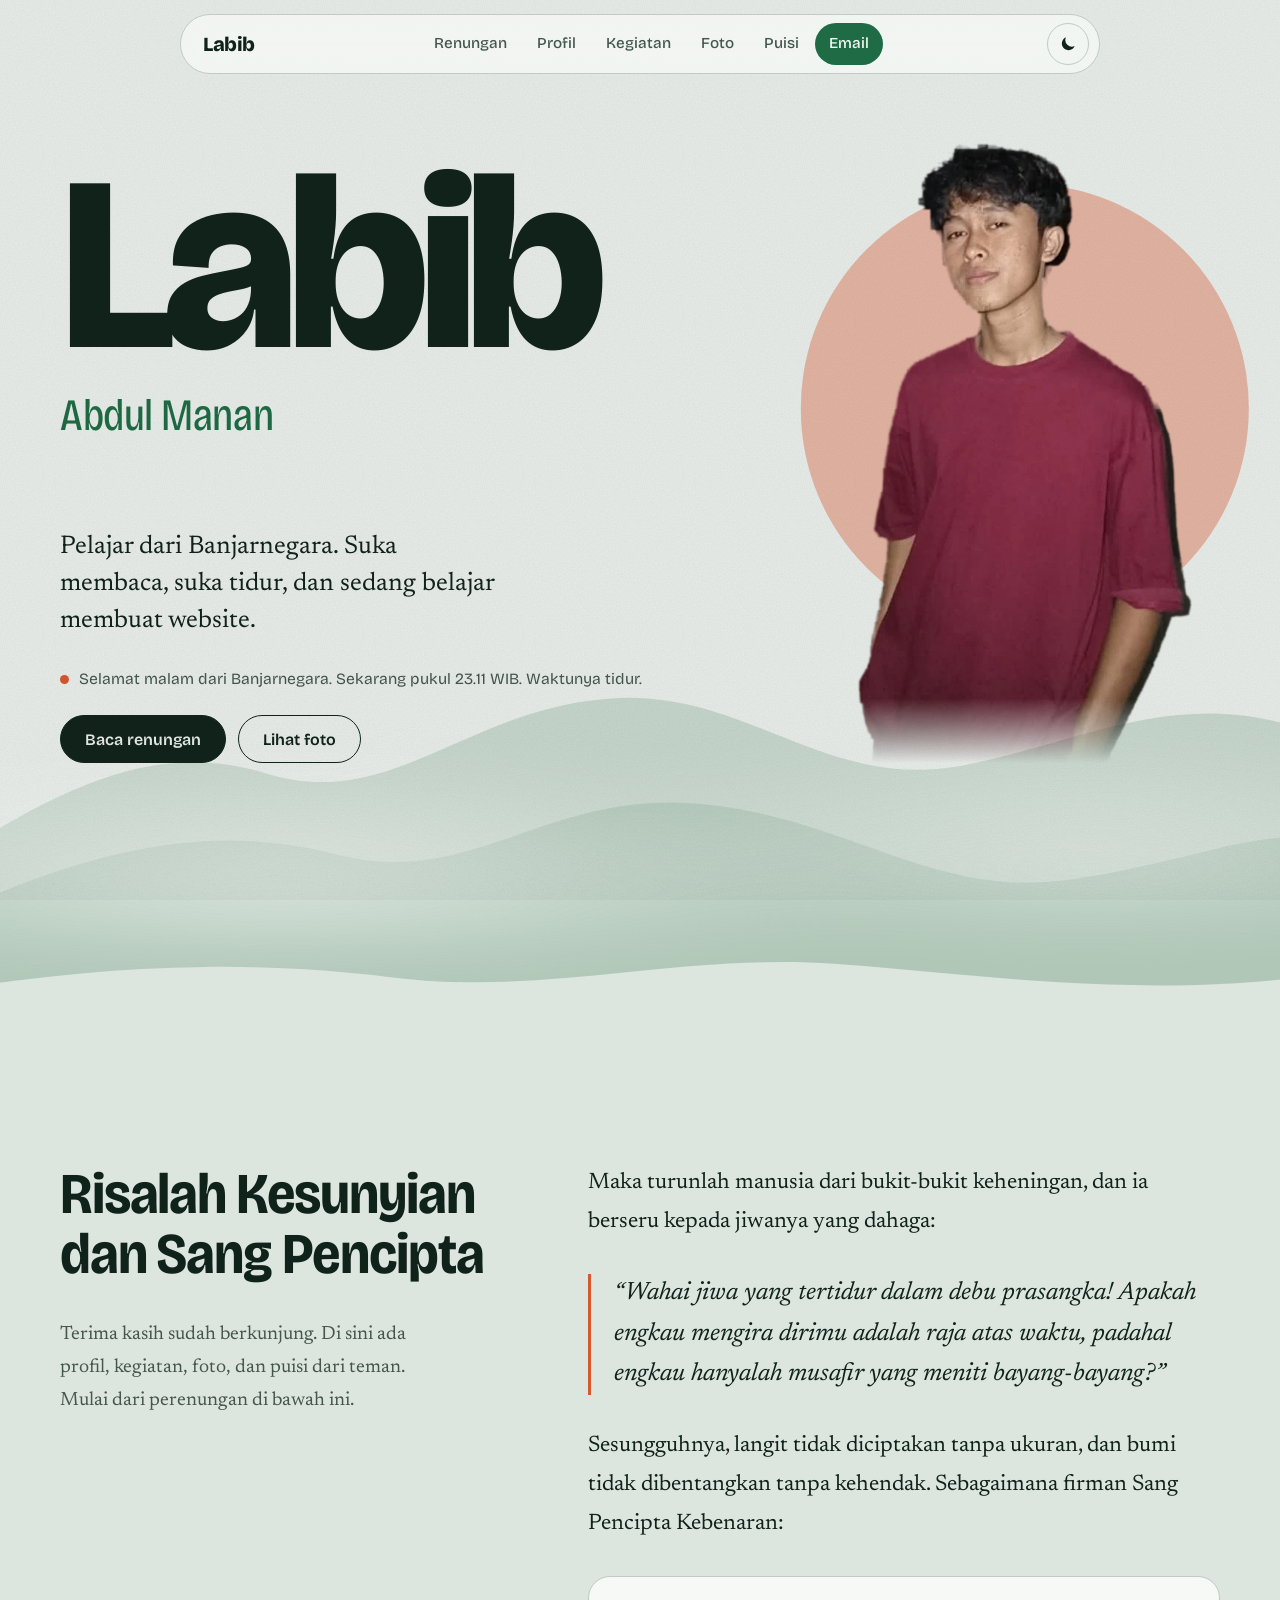
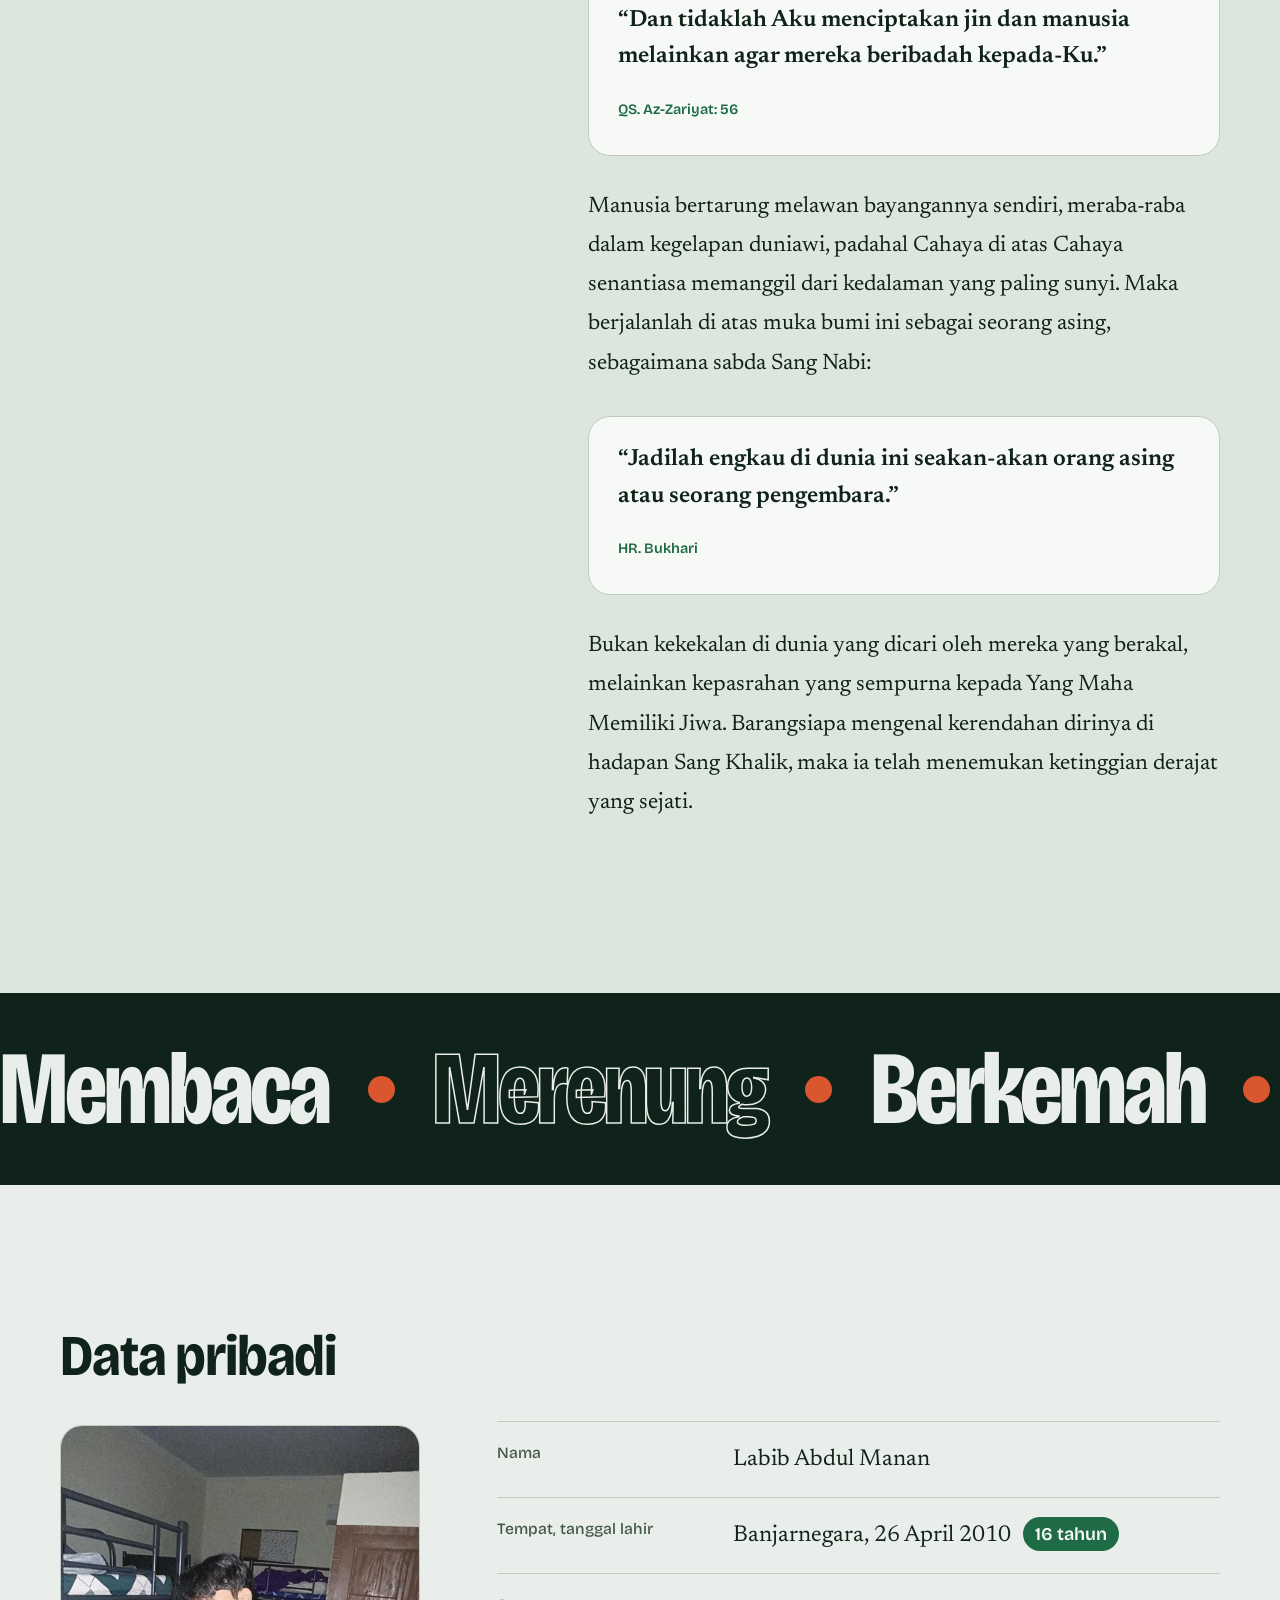
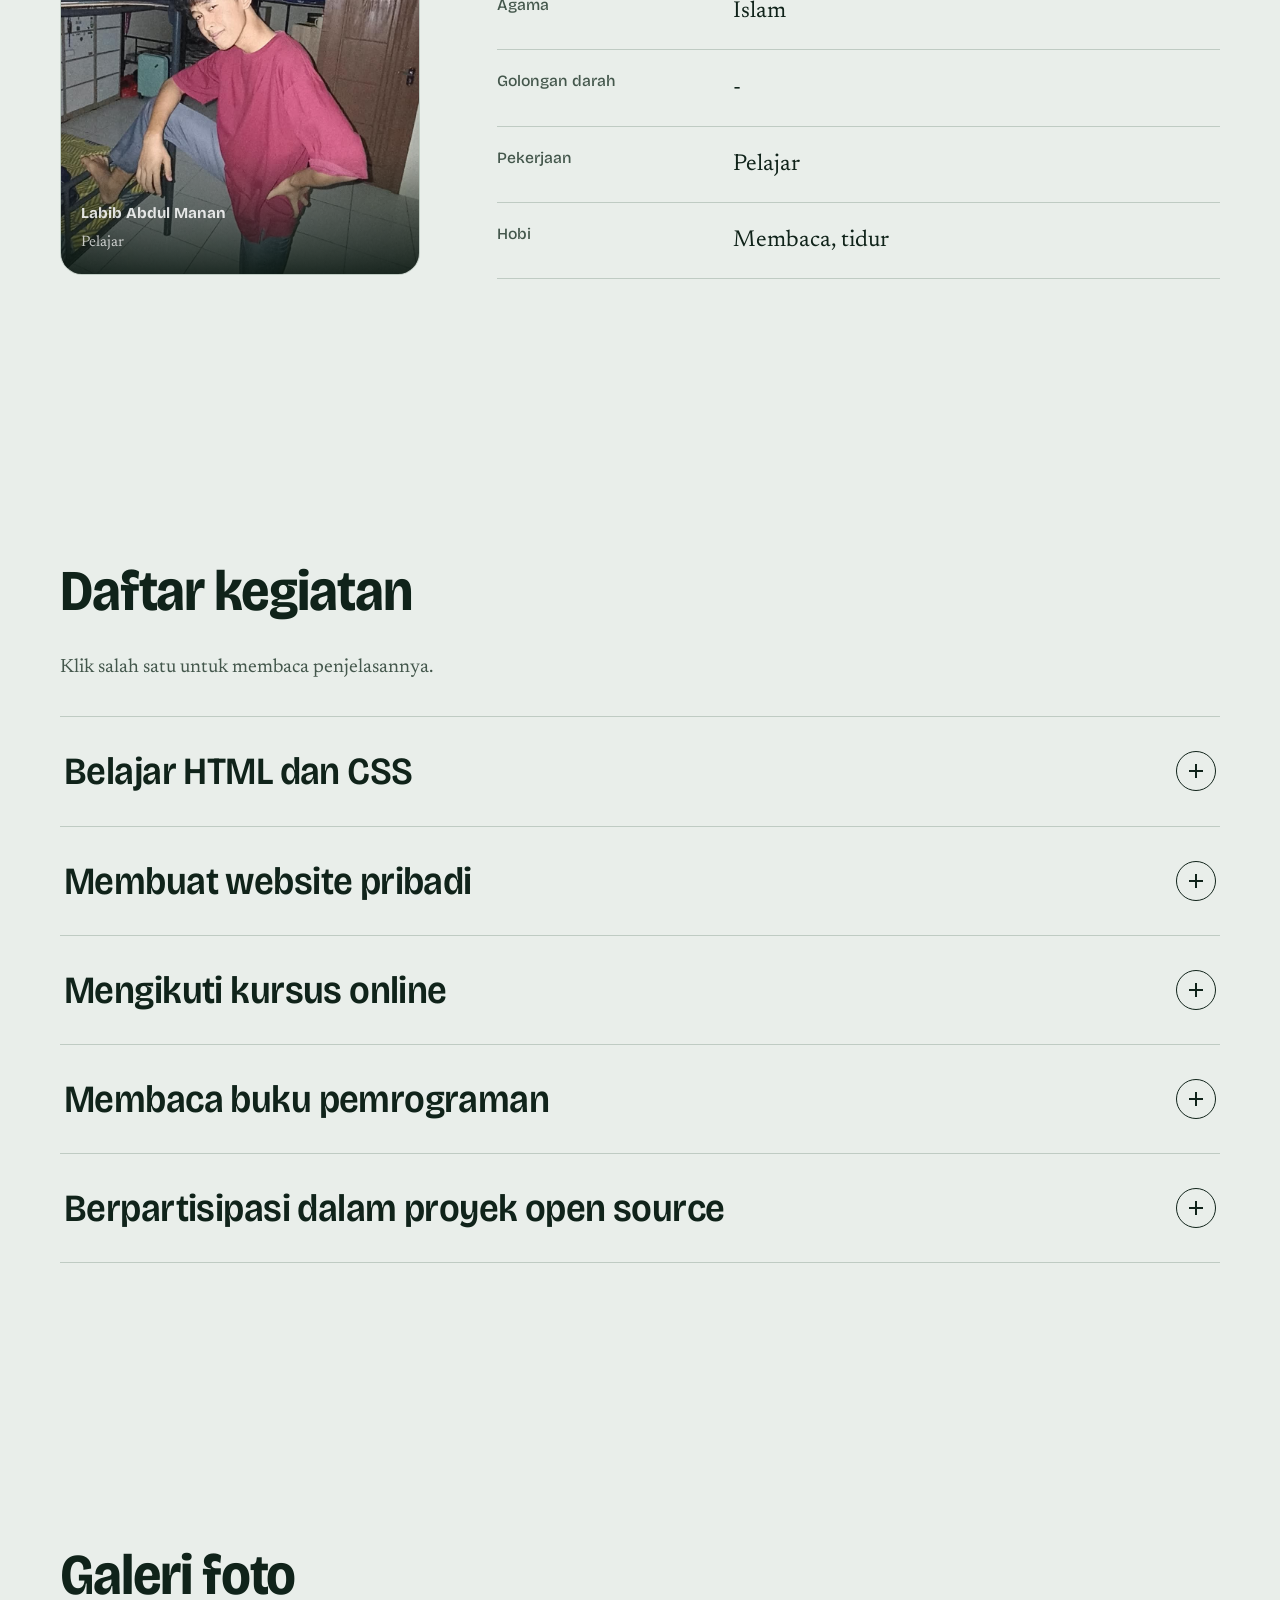
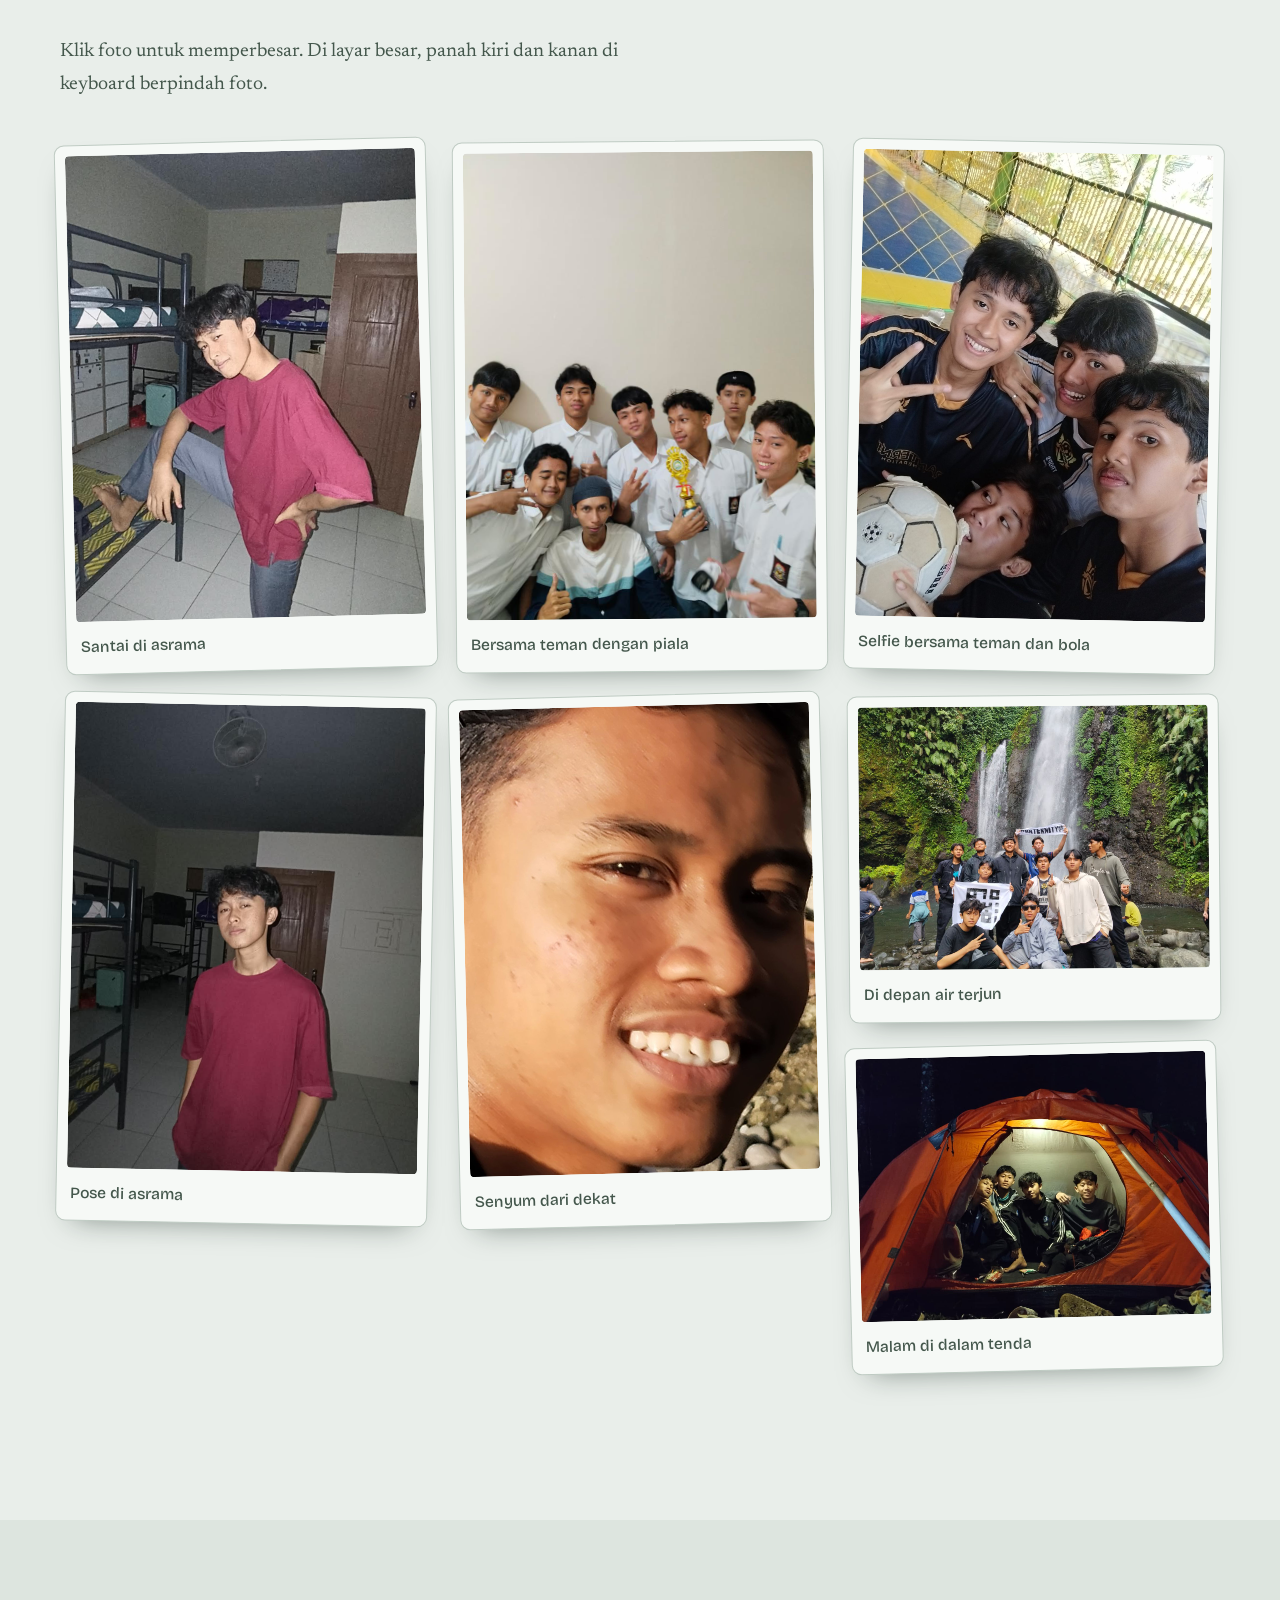
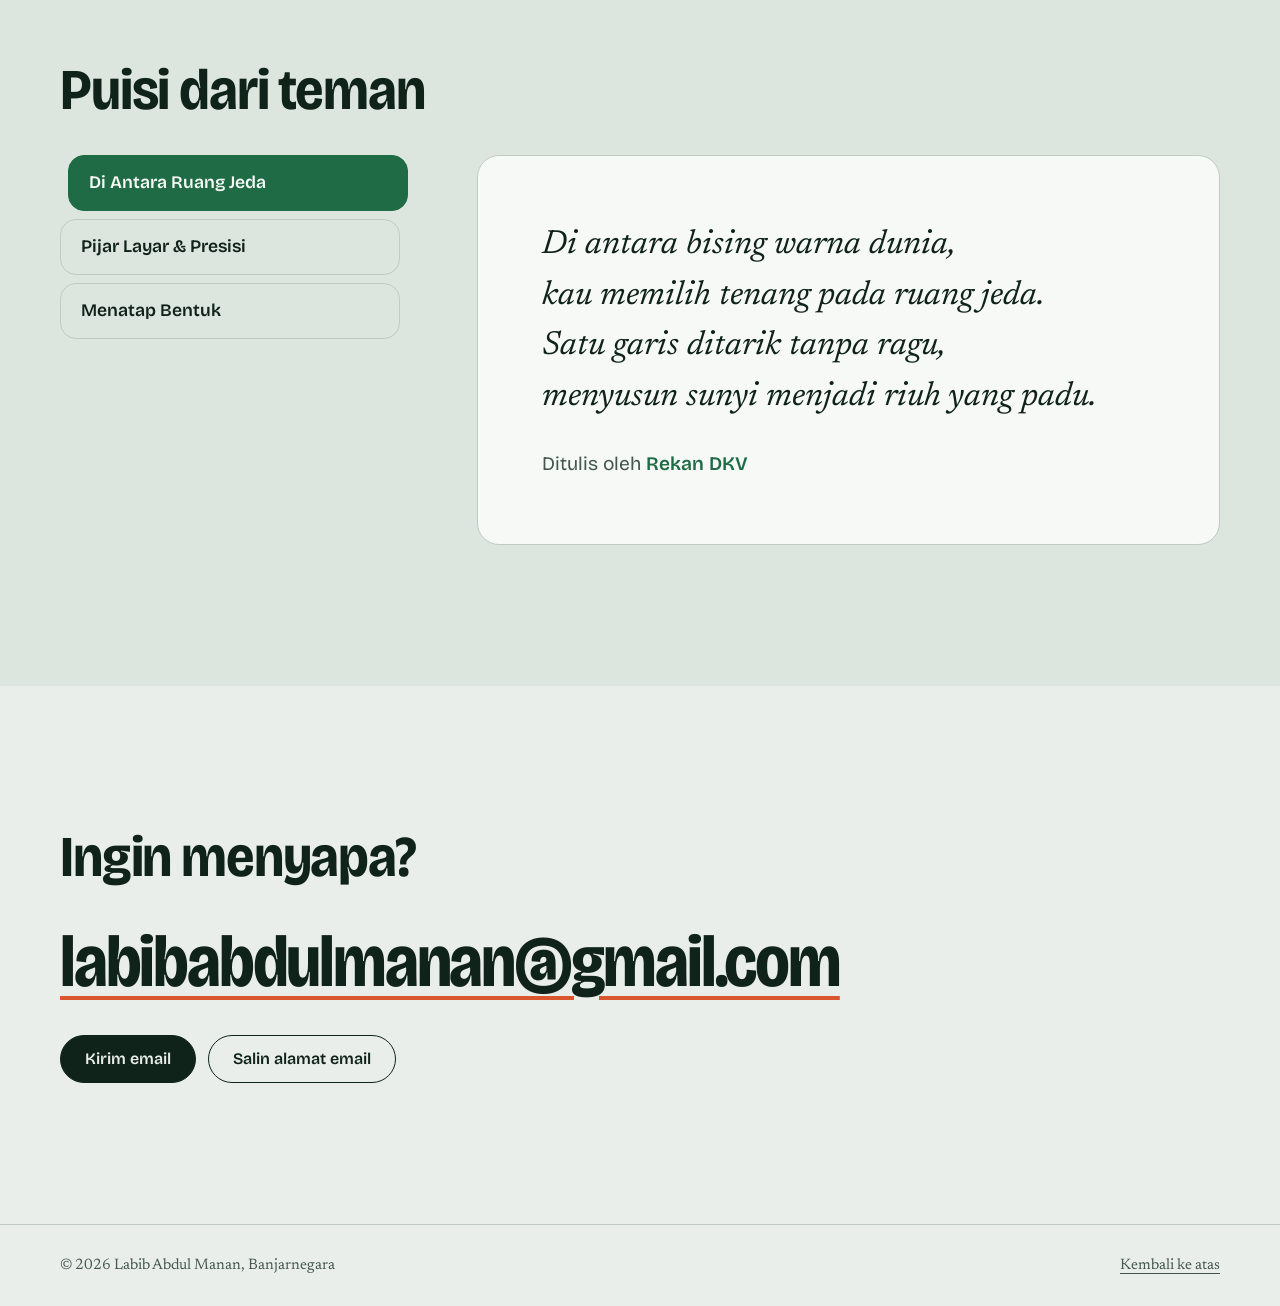
<file: index.html>
<!DOCTYPE html>
<html lang="id">
<head>
  <meta charset="UTF-8">
  <meta name="viewport" content="width=device-width, initial-scale=1.0">
  <title>Labib Abdul Manan</title>
  <meta name="description" content="Website pribadi Labib Abdul Manan, pelajar dari Banjarnegara: profil, kegiatan, foto, dan puisi dari teman.">
  <meta name="theme-color" content="#e9eeea">
  <script>
    try {
      var t = localStorage.getItem('theme');
      if (t === 'dark' || t === 'light') document.documentElement.dataset.theme = t;
    } catch (e) {}
  </script>
  <link rel="stylesheet" href="style.css">
</head>
<body>
  <svg width="0" height="0" style="position:absolute" aria-hidden="true" focusable="false"><symbol id="laurel-sym" viewBox="0 0 300 130"><g><ellipse cx="0" cy="0" rx="15.6" ry="5.7" transform="translate(254.1 59.0) rotate(-3.9)" fill="#e3bd45" stroke="#8a6a12" stroke-width="1"/><ellipse cx="0" cy="0" rx="17.1" ry="6.2" transform="translate(261.5 67.0) rotate(31.7)" fill="#e3bd45" stroke="#8a6a12" stroke-width="1"/><ellipse cx="0" cy="0" rx="18.6" ry="6.8" transform="translate(260.2 75.4) rotate(86.1)" fill="#e3bd45" stroke="#8a6a12" stroke-width="1"/><ellipse cx="0" cy="0" rx="19.8" ry="7.3" transform="translate(250.5 83.3) rotate(113.5)" fill="#e3bd45" stroke="#8a6a12" stroke-width="1"/><ellipse cx="0" cy="0" rx="21.0" ry="7.6" transform="translate(233.0 90.1) rotate(125.5)" fill="#e3bd45" stroke="#8a6a12" stroke-width="1"/><ellipse cx="0" cy="0" rx="21.8" ry="7.9" transform="translate(209.2 95.5) rotate(132.5)" fill="#e3bd45" stroke="#8a6a12" stroke-width="1"/><ellipse cx="0" cy="0" rx="22.2" ry="8.1" transform="translate(180.8 98.8) rotate(137.6)" fill="#e3bd45" stroke="#8a6a12" stroke-width="1"/><ellipse cx="0" cy="0" rx="22.4" ry="8.2" transform="translate(150.0 100.0) rotate(142.0)" fill="#e3bd45" stroke="#8a6a12" stroke-width="1"/><ellipse cx="0" cy="0" rx="22.2" ry="8.1" transform="translate(119.2 98.8) rotate(-213.6)" fill="#e3bd45" stroke="#8a6a12" stroke-width="1"/><ellipse cx="0" cy="0" rx="21.8" ry="7.9" transform="translate(90.8 95.5) rotate(-208.5)" fill="#e3bd45" stroke="#8a6a12" stroke-width="1"/><ellipse cx="0" cy="0" rx="21.0" ry="7.6" transform="translate(67.0 90.1) rotate(-201.5)" fill="#e3bd45" stroke="#8a6a12" stroke-width="1"/><ellipse cx="0" cy="0" rx="19.8" ry="7.3" transform="translate(49.5 83.3) rotate(-189.5)" fill="#e3bd45" stroke="#8a6a12" stroke-width="1"/><ellipse cx="0" cy="0" rx="18.6" ry="6.8" transform="translate(39.8 75.4) rotate(-162.1)" fill="#e3bd45" stroke="#8a6a12" stroke-width="1"/><ellipse cx="0" cy="0" rx="17.1" ry="6.2" transform="translate(38.5 67.0) rotate(-107.7)" fill="#e3bd45" stroke="#8a6a12" stroke-width="1"/><ellipse cx="0" cy="0" rx="15.6" ry="5.7" transform="translate(45.9 59.0) rotate(-72.1)" fill="#e3bd45" stroke="#8a6a12" stroke-width="1"/><ellipse cx="0" cy="0" rx="15.6" ry="5.7" transform="translate(254.1 59.0) rotate(72.1)" fill="#c99a1f" stroke="#8a6a12" stroke-width="1"/><ellipse cx="0" cy="0" rx="17.1" ry="6.2" transform="translate(261.5 67.0) rotate(107.7)" fill="#c99a1f" stroke="#8a6a12" stroke-width="1"/><ellipse cx="0" cy="0" rx="18.6" ry="6.8" transform="translate(260.2 75.4) rotate(162.1)" fill="#c99a1f" stroke="#8a6a12" stroke-width="1"/><ellipse cx="0" cy="0" rx="19.8" ry="7.3" transform="translate(250.5 83.3) rotate(189.5)" fill="#c99a1f" stroke="#8a6a12" stroke-width="1"/><ellipse cx="0" cy="0" rx="21.0" ry="7.6" transform="translate(233.0 90.1) rotate(201.5)" fill="#c99a1f" stroke="#8a6a12" stroke-width="1"/><ellipse cx="0" cy="0" rx="21.8" ry="7.9" transform="translate(209.2 95.5) rotate(208.5)" fill="#c99a1f" stroke="#8a6a12" stroke-width="1"/><ellipse cx="0" cy="0" rx="22.2" ry="8.1" transform="translate(180.8 98.8) rotate(213.6)" fill="#c99a1f" stroke="#8a6a12" stroke-width="1"/><ellipse cx="0" cy="0" rx="22.4" ry="8.2" transform="translate(150.0 100.0) rotate(218.0)" fill="#c99a1f" stroke="#8a6a12" stroke-width="1"/><ellipse cx="0" cy="0" rx="22.2" ry="8.1" transform="translate(119.2 98.8) rotate(-137.6)" fill="#c99a1f" stroke="#8a6a12" stroke-width="1"/><ellipse cx="0" cy="0" rx="21.8" ry="7.9" transform="translate(90.8 95.5) rotate(-132.5)" fill="#c99a1f" stroke="#8a6a12" stroke-width="1"/><ellipse cx="0" cy="0" rx="21.0" ry="7.6" transform="translate(67.0 90.1) rotate(-125.5)" fill="#c99a1f" stroke="#8a6a12" stroke-width="1"/><ellipse cx="0" cy="0" rx="19.8" ry="7.3" transform="translate(49.5 83.3) rotate(-113.5)" fill="#c99a1f" stroke="#8a6a12" stroke-width="1"/><ellipse cx="0" cy="0" rx="18.6" ry="6.8" transform="translate(39.8 75.4) rotate(-86.1)" fill="#c99a1f" stroke="#8a6a12" stroke-width="1"/><ellipse cx="0" cy="0" rx="17.1" ry="6.2" transform="translate(38.5 67.0) rotate(-31.7)" fill="#c99a1f" stroke="#8a6a12" stroke-width="1"/><ellipse cx="0" cy="0" rx="15.6" ry="5.7" transform="translate(45.9 59.0) rotate(3.9)" fill="#c99a1f" stroke="#8a6a12" stroke-width="1"/></g><path d="M38 74 C80 106 220 106 262 74" fill="none" stroke="#8a6a12" stroke-width="2.4" stroke-linecap="round"/></symbol></svg>
  <div class="glow" aria-hidden="true"></div>
  <div class="grain" aria-hidden="true"></div>
  <div class="progress" aria-hidden="true"><span id="progress"></span></div>
  <a class="skip" href="#renungan">Lewati ke konten</a>

  <header class="nav" id="nav">
    <a class="nav-brand" href="#top" aria-label="Labib, kembali ke atas">Labib</a>
    <nav class="nav-links" id="nav-links" aria-label="Menu utama">
      <a href="#renungan">Renungan</a>
      <a href="#profil">Profil</a>
      <a href="#kegiatan">Kegiatan</a>
      <a href="#foto">Foto</a>
      <a href="#puisi">Puisi</a>
      <a href="#kontak">Email</a>
    </nav>
    <div class="nav-tools">
      <button class="icon-btn" id="theme-btn" type="button" aria-label="Ganti ke tema gelap">
        <svg viewBox="0 0 24 24" width="20" height="20" aria-hidden="true"><path class="i-moon" d="M20 14.5A8 8 0 0 1 9.5 4a8 8 0 1 0 10.5 10.5z"/><g class="i-sun"><circle cx="12" cy="12" r="4"/><path d="M12 2v2M12 20v2M2 12h2M20 12h2M4.9 4.9l1.4 1.4M17.7 17.7l1.4 1.4M4.9 19.1l1.4-1.4M17.7 6.3l1.4-1.4"/></g></svg>
      </button>
      <button class="icon-btn menu-btn" id="menu-btn" type="button" aria-label="Buka menu" aria-expanded="false" aria-controls="nav-links">
        <svg viewBox="0 0 24 24" width="20" height="20" aria-hidden="true"><path d="M4 8h16M4 16h16"/></svg>
      </button>
    </div>
  </header>

  <main id="top">
    <!-- HERO -->
    <section class="hero">
      <div class="hero-grid">
        <h1 class="name" id="name" aria-label="Labib Abdul Manan">
          <span class="name-big" aria-hidden="true"><span>L</span><span>a</span><span>b</span><span>i</span><span>b</span></span>
          <span class="name-small">Abdul Manan</span>
        </h1>

        <figure class="arch" id="arch" tabindex="0" role="button" aria-pressed="false" aria-label="Foto Labib. Arahkan kursor atau tekan untuk berubah jadi Alexander the Great">
          <img src="img/foto-profil-cutout.webp" alt="Labib berdiri dengan kaos merah marun, latar foto dihapus" width="516" height="872" fetchpriority="high">
          <svg class="laurel" viewBox="0 0 300 130" aria-hidden="true"><g><ellipse cx="0" cy="0" rx="15.6" ry="5.7" transform="translate(254.1 59.0) rotate(-3.9)" class="lf0"/><ellipse cx="0" cy="0" rx="17.1" ry="6.2" transform="translate(261.5 67.0) rotate(31.7)" class="lf0"/><ellipse cx="0" cy="0" rx="18.6" ry="6.8" transform="translate(260.2 75.4) rotate(86.1)" class="lf0"/><ellipse cx="0" cy="0" rx="19.8" ry="7.3" transform="translate(250.5 83.3) rotate(113.5)" class="lf0"/><ellipse cx="0" cy="0" rx="21.0" ry="7.6" transform="translate(233.0 90.1) rotate(125.5)" class="lf0"/><ellipse cx="0" cy="0" rx="21.8" ry="7.9" transform="translate(209.2 95.5) rotate(132.5)" class="lf0"/><ellipse cx="0" cy="0" rx="22.2" ry="8.1" transform="translate(180.8 98.8) rotate(137.6)" class="lf0"/><ellipse cx="0" cy="0" rx="22.4" ry="8.2" transform="translate(150.0 100.0) rotate(142.0)" class="lf0"/><ellipse cx="0" cy="0" rx="22.2" ry="8.1" transform="translate(119.2 98.8) rotate(-213.6)" class="lf0"/><ellipse cx="0" cy="0" rx="21.8" ry="7.9" transform="translate(90.8 95.5) rotate(-208.5)" class="lf0"/><ellipse cx="0" cy="0" rx="21.0" ry="7.6" transform="translate(67.0 90.1) rotate(-201.5)" class="lf0"/><ellipse cx="0" cy="0" rx="19.8" ry="7.3" transform="translate(49.5 83.3) rotate(-189.5)" class="lf0"/><ellipse cx="0" cy="0" rx="18.6" ry="6.8" transform="translate(39.8 75.4) rotate(-162.1)" class="lf0"/><ellipse cx="0" cy="0" rx="17.1" ry="6.2" transform="translate(38.5 67.0) rotate(-107.7)" class="lf0"/><ellipse cx="0" cy="0" rx="15.6" ry="5.7" transform="translate(45.9 59.0) rotate(-72.1)" class="lf0"/><ellipse cx="0" cy="0" rx="15.6" ry="5.7" transform="translate(254.1 59.0) rotate(72.1)" class="lf1"/><ellipse cx="0" cy="0" rx="17.1" ry="6.2" transform="translate(261.5 67.0) rotate(107.7)" class="lf1"/><ellipse cx="0" cy="0" rx="18.6" ry="6.8" transform="translate(260.2 75.4) rotate(162.1)" class="lf1"/><ellipse cx="0" cy="0" rx="19.8" ry="7.3" transform="translate(250.5 83.3) rotate(189.5)" class="lf1"/><ellipse cx="0" cy="0" rx="21.0" ry="7.6" transform="translate(233.0 90.1) rotate(201.5)" class="lf1"/><ellipse cx="0" cy="0" rx="21.8" ry="7.9" transform="translate(209.2 95.5) rotate(208.5)" class="lf1"/><ellipse cx="0" cy="0" rx="22.2" ry="8.1" transform="translate(180.8 98.8) rotate(213.6)" class="lf1"/><ellipse cx="0" cy="0" rx="22.4" ry="8.2" transform="translate(150.0 100.0) rotate(218.0)" class="lf1"/><ellipse cx="0" cy="0" rx="22.2" ry="8.1" transform="translate(119.2 98.8) rotate(-137.6)" class="lf1"/><ellipse cx="0" cy="0" rx="21.8" ry="7.9" transform="translate(90.8 95.5) rotate(-132.5)" class="lf1"/><ellipse cx="0" cy="0" rx="21.0" ry="7.6" transform="translate(67.0 90.1) rotate(-125.5)" class="lf1"/><ellipse cx="0" cy="0" rx="19.8" ry="7.3" transform="translate(49.5 83.3) rotate(-113.5)" class="lf1"/><ellipse cx="0" cy="0" rx="18.6" ry="6.8" transform="translate(39.8 75.4) rotate(-86.1)" class="lf1"/><ellipse cx="0" cy="0" rx="17.1" ry="6.2" transform="translate(38.5 67.0) rotate(-31.7)" class="lf1"/><ellipse cx="0" cy="0" rx="15.6" ry="5.7" transform="translate(45.9 59.0) rotate(3.9)" class="lf1"/></g><path d="M38 74 C80 106 220 106 262 74" fill="none" stroke="#8a6a12" stroke-width="2.4" stroke-linecap="round"/></svg>
          <figcaption class="alex-cap"><strong>Alexander the Great</strong><span>Raja Makedonia, 356 sampai 323 SM</span></figcaption>
        </figure>

        <div class="hero-copy">
          <p class="hero-lede">Pelajar dari Banjarnegara. Suka membaca, suka tidur, dan sedang belajar membuat website.</p>
          <p class="hello"><span class="hello-dot" aria-hidden="true"></span><span id="hello">Halo dari Banjarnegara.</span></p>
          <div class="hero-actions">
            <a class="btn btn-solid" href="#renungan">Baca renungan</a>
            <a class="btn btn-line" href="#foto">Lihat foto</a>
          </div>
        </div>
      </div>
      <div class="ridges" id="ridges" aria-hidden="true">
        <svg class="ridge r1" viewBox="0 0 1440 400" preserveAspectRatio="none"><path d="M0,250 C110,190 210,140 330,172 C460,208 540,112 690,104 C830,96 910,186 1050,166 C1180,146 1290,84 1440,142 L1440,400 L0,400Z"/></svg>
        <svg class="ridge r2" viewBox="0 0 1440 400" preserveAspectRatio="none"><path d="M0,300 C140,246 262,214 404,246 C546,278 622,186 784,200 C944,214 1024,288 1174,268 C1294,252 1384,216 1440,236 L1440,400 L0,400Z"/></svg>
        <div class="mist"></div>
        <svg class="ridge r3" viewBox="0 0 1440 400" preserveAspectRatio="none"><path d="M0,350 C160,316 300,304 462,332 C622,360 762,296 922,312 C1082,328 1242,366 1440,326 L1440,400 L0,400Z"/></svg>
      </div>
    </section>

    <!-- RENUNGAN -->
    <section class="section essay" id="renungan">
      <div class="wrap essay-grid">
        <div class="essay-head">
          <h2 class="h2">Risalah Kesunyian dan Sang Pencipta</h2>
          <p class="essay-intro">Terima kasih sudah berkunjung. Di sini ada profil, kegiatan, foto, dan puisi dari teman. Mulai dari perenungan di bawah ini.</p>
        </div>

        <article class="prose">
          <p>Maka turunlah manusia dari bukit-bukit keheningan, dan ia berseru kepada jiwanya yang dahaga:</p>
          <blockquote class="zara">
            “Wahai jiwa yang tertidur dalam debu prasangka! Apakah engkau mengira dirimu adalah raja atas waktu, padahal engkau hanyalah musafir yang meniti bayang-bayang?”
          </blockquote>
          <p>Sesungguhnya, langit tidak diciptakan tanpa ukuran, dan bumi tidak dibentangkan tanpa kehendak. Sebagaimana firman Sang Pencipta Kebenaran:</p>
          <blockquote class="dalil">
            <p>“Dan tidaklah Aku menciptakan jin dan manusia melainkan agar mereka beribadah kepada-Ku.”</p>
            <cite>QS. Az-Zariyat: 56</cite>
          </blockquote>
          <p>Manusia bertarung melawan bayangannya sendiri, meraba-raba dalam kegelapan duniawi, padahal Cahaya di atas Cahaya senantiasa memanggil dari kedalaman yang paling sunyi. Maka berjalanlah di atas muka bumi ini sebagai seorang asing, sebagaimana sabda Sang Nabi:</p>
          <blockquote class="dalil">
            <p>“Jadilah engkau di dunia ini seakan-akan orang asing atau seorang pengembara.”</p>
            <cite>HR. Bukhari</cite>
          </blockquote>
          <p>Bukan kekekalan di dunia yang dicari oleh mereka yang berakal, melainkan kepasrahan yang sempurna kepada Yang Maha Memiliki Jiwa. Barangsiapa mengenal kerendahan dirinya di hadapan Sang Khalik, maka ia telah menemukan ketinggian derajat yang sejati.</p>
        </article>
      </div>
    </section>

    <div class="marquee" aria-hidden="true">
      <div class="marquee-track" id="marquee">
        <span>Membaca</span><i></i><span class="o">Merenung</span><i></i><span>Berkemah</span><i></i><span class="o">Bermain bola</span><i></i><span>Belajar kode</span><i></i><span class="o">Menjelajah alam</span><i></i>
        <span>Membaca</span><i></i><span class="o">Merenung</span><i></i><span>Berkemah</span><i></i><span class="o">Bermain bola</span><i></i><span>Belajar kode</span><i></i><span class="o">Menjelajah alam</span><i></i>
      </div>
    </div>

    <!-- PROFIL -->
    <section class="section profile" id="profil">
      <div class="wrap">
        <h2 class="h2">Data pribadi</h2>
        <div class="profile-layout">
          <div class="id-card" id="id-card">
            <img src="img/foto-1.jpg" alt="Potret Labib" width="962" height="1280" loading="lazy">
            <div class="id-card-meta">
              <strong><span class="c1">Labib Abdul Manan</span><span class="c2">Alexander the Great</span></strong>
              <span><span class="c1">Pelajar</span><span class="c2">Raja Makedonia</span></span>
            </div>
          </div>
          <dl class="facts">
            <div><dt>Nama</dt><dd>Labib Abdul Manan</dd></div>
            <div><dt>Tempat, tanggal lahir</dt><dd>Banjarnegara, 26 April 2010 <span class="age" id="age"></span></dd></div>
            <div><dt>Agama</dt><dd>Islam</dd></div>
            <div><dt>Golongan darah</dt><dd>-</dd></div>
            <div><dt>Pekerjaan</dt><dd>Pelajar</dd></div>
            <div><dt>Hobi</dt><dd>Membaca, tidur</dd></div>
          </dl>
        </div>
      </div>
    </section>

    <!-- KEGIATAN -->
    <section class="section" id="kegiatan">
      <div class="wrap">
        <h2 class="h2">Daftar kegiatan</h2>
        <p class="section-note">Klik salah satu untuk membaca penjelasannya.</p>
        <ul class="acc" id="acc">
          <li class="acc-item">
            <button class="acc-btn" type="button" aria-expanded="false" aria-controls="a1" id="b1"><span>Belajar HTML dan CSS</span><i aria-hidden="true"></i></button>
            <div class="acc-panel" id="a1" role="region" aria-labelledby="b1"><div><p>Mempelajari struktur pemformatan elemen web dasar menggunakan HTML5 serta teknik <em>styling</em> dan tata letak responsif dengan CSS3.</p></div></div>
          </li>
          <li class="acc-item">
            <button class="acc-btn" type="button" aria-expanded="false" aria-controls="a2" id="b2"><span>Membuat website pribadi</span><i aria-hidden="true"></i></button>
            <div class="acc-panel" id="a2" role="region" aria-labelledby="b2"><div><p>Merancang dan membangun situs portofolio pribadi berbasis tampilan minimalis untuk menampilkan data diri, karya, serta tulisan.</p></div></div>
          </li>
          <li class="acc-item">
            <button class="acc-btn" type="button" aria-expanded="false" aria-controls="a3" id="b3"><span>Mengikuti kursus online</span><i aria-hidden="true"></i></button>
            <div class="acc-panel" id="a3" role="region" aria-labelledby="b3"><div><p>Menambah wawasan dan mengasah <em>skill</em> rekayasa perangkat lunak melalui berbagai materi interaktif di platform pembelajaran online.</p></div></div>
          </li>
          <li class="acc-item">
            <button class="acc-btn" type="button" aria-expanded="false" aria-controls="a4" id="b4"><span>Membaca buku pemrograman</span><i aria-hidden="true"></i></button>
            <div class="acc-panel" id="a4" role="region" aria-labelledby="b4"><div><p>Mendalami konsep logika, algoritma, serta <em>best practice</em> dalam penulisan kode melalui buku-buku literatur teknologi mutakhir.</p></div></div>
          </li>
          <li class="acc-item">
            <button class="acc-btn" type="button" aria-expanded="false" aria-controls="a5" id="b5"><span>Berpartisipasi dalam proyek open source</span><i aria-hidden="true"></i></button>
            <div class="acc-panel" id="a5" role="region" aria-labelledby="b5"><div><p>Berkontribusi secara aktif dalam pengembangan proyek terbuka di GitHub untuk melatih kolaborasi tim dan pemahaman alur kerja nyata.</p></div></div>
          </li>
        </ul>
      </div>
    </section>

    <!-- FOTO -->
    <section class="section" id="foto">
      <div class="wrap">
        <h2 class="h2">Galeri foto</h2>
        <p class="section-note">Klik foto untuk memperbesar. Di layar besar, panah kiri dan kanan di keyboard berpindah foto.</p>
        <div class="gallery" id="gallery">
          <button class="shot" type="button" data-full="img/foto-1.jpg" data-cap="Santai di asrama"><span class="shot-img"><img src="img/foto-1.jpg" alt="Labib berdiri di asrama dengan kaos merah marun" width="962" height="1280" loading="lazy"><svg class="shot-laurel" style="--lx:44%;--ly:25.5%;--lw:30%" viewBox="0 0 300 130" aria-hidden="true"><use href="#laurel-sym"/></svg></span><span class="shot-cap"><span class="c1">Santai di asrama</span><span class="c2">Alexander the Great</span></span></button>
          <button class="shot" type="button" data-full="img/foto-profil.jpg" data-cap="Pose di asrama"><span class="shot-img"><img src="img/foto-profil.jpg" alt="Labib berpose di depan tempat tidur susun" width="962" height="1280" loading="lazy"><svg class="shot-laurel" style="--lx:50%;--ly:30.5%;--lw:29%" viewBox="0 0 300 130" aria-hidden="true"><use href="#laurel-sym"/></svg></span><span class="shot-cap"><span class="c1">Pose di asrama</span><span class="c2">Alexander the Great</span></span></button>
          <button class="shot" type="button" data-full="img/foto-3.jpg" data-cap="Bersama teman dengan piala"><span class="shot-img"><img src="img/foto-3.jpg" alt="Sekelompok teman berseragam putih memegang piala" width="720" height="960" loading="lazy"></span><span class="shot-cap"><span class="c1">Bersama teman dengan piala</span><span class="c2">Pasukan Makedonia</span></span></button>
          <button class="shot" type="button" data-full="img/foto-2.jpg" data-cap="Senyum dari dekat"><span class="shot-img"><img src="img/foto-2.jpg" alt="Foto dekat Labib tersenyum" width="1200" height="1600" loading="lazy"></span><span class="shot-cap"><span class="c1">Senyum dari dekat</span><span class="c2">Diogenes</span></span></button>
          <button class="shot" type="button" data-full="img/foto-6.jpg" data-cap="Selfie bersama teman dan bola"><span class="shot-img"><img src="img/foto-6.jpg" alt="Selfie empat teman memakai jersey, satu menggigit bola" width="1200" height="1600" loading="lazy"></span><span class="shot-cap"><span class="c1">Selfie bersama teman dan bola</span><span class="c2">Pasukan Makedonia</span></span></button>
          <button class="shot" type="button" data-full="img/foto-4.jpg" data-cap="Di depan air terjun"><span class="shot-img"><img src="img/foto-4.jpg" alt="Rombongan teman berfoto di depan air terjun di tengah hutan" width="1280" height="960" loading="lazy"></span><span class="shot-cap"><span class="c1">Di depan air terjun</span><span class="c2">Pasukan Makedonia</span></span></button>
          <button class="shot" type="button" data-full="img/foto-5.jpg" data-cap="Malam di dalam tenda"><span class="shot-img"><img src="img/foto-5.jpg" alt="Empat teman duduk di dalam tenda oranye yang menyala di malam hari" width="1280" height="960" loading="lazy"></span><span class="shot-cap"><span class="c1">Malam di dalam tenda</span><span class="c2">Pasukan Makedonia</span></span></button>
        </div>
      </div>
    </section>

    <!-- PUISI -->
    <section class="section poems" id="puisi">
      <div class="wrap">
        <h2 class="h2">Puisi dari teman</h2>
        <div class="poem-layout">
          <div class="poem-tabs" role="tablist" aria-label="Pilih puisi" aria-orientation="vertical">
            <button role="tab" id="t1" aria-selected="true" aria-controls="p1" type="button">Di Antara Ruang Jeda</button>
            <button role="tab" id="t2" aria-selected="false" aria-controls="p2" type="button" tabindex="-1">Pijar Layar &amp; Presisi</button>
            <button role="tab" id="t3" aria-selected="false" aria-controls="p3" type="button" tabindex="-1">Menatap Bentuk</button>
          </div>
          <div class="poem-stage">
            <div class="poem" role="tabpanel" id="p1" aria-labelledby="t1">
              <p class="poem-text"><span class="ln" style="--i:0">Di antara bising warna dunia,</span><span class="ln" style="--i:1">kau memilih tenang pada ruang jeda.</span><span class="ln" style="--i:2">Satu garis ditarik tanpa ragu,</span><span class="ln" style="--i:3">menyusun sunyi menjadi riuh yang padu.</span></p>
              <p class="poem-by">Rekan DKV</p>
            </div>
            <div class="poem" role="tabpanel" id="p2" aria-labelledby="t2" hidden>
              <p class="poem-text"><span class="ln" style="--i:0">Layar pijar dan cangkir dingin,</span><span class="ln" style="--i:1">mengejar presisi di batas piksel dan ingin.</span><span class="ln" style="--i:2">Setiap bentuk kau beri nyawa tanpa menyerah.</span></p>
              <p class="poem-by">Teman RPL</p>
            </div>
            <div class="poem" role="tabpanel" id="p3" aria-labelledby="t3" hidden>
              <p class="poem-text"><span class="ln" style="--i:0">Kesederhanaan bukan tentang kekurangan,</span><span class="ln" style="--i:1">tapi tentang menyisa apa yang punya arti.</span><span class="ln" style="--i:2">Seperti karya yang kau racik dengan hati.</span></p>
              <p class="poem-by">Sahabat Kopi</p>
            </div>
          </div>
        </div>
      </div>
    </section>

    <!-- KONTAK -->
    <section class="section contact" id="kontak">
      <div class="wrap">
        <h2 class="h2">Ingin menyapa?</h2>
        <a class="mail" href="mailto:labibabdulmanan@gmail.com" id="mail">labibabdulmanan@gmail.com</a>
        <div class="contact-actions">
          <a class="btn btn-solid" href="mailto:labibabdulmanan@gmail.com">Kirim email</a>
          <button class="btn btn-line" type="button" id="copy">Salin alamat email</button>
          <span class="toast" id="toast" role="status" aria-live="polite"></span>
        </div>
      </div>
    </section>
  </main>

  <footer class="foot">
    <div class="wrap foot-row">
      <span>&copy; <span id="year">2026</span> Labib Abdul Manan, Banjarnegara</span>
      <a href="#top">Kembali ke atas</a>
    </div>
  </footer>

  <dialog class="lightbox" id="lightbox" aria-label="Foto diperbesar">
    <figure>
      <img id="lb-img" alt="">
      <figcaption id="lb-cap"></figcaption>
    </figure>
    <button class="lb-btn lb-close" type="button" id="lb-close" aria-label="Tutup"><svg viewBox="0 0 24 24" width="22" height="22" aria-hidden="true"><path d="M6 6l12 12M18 6L6 18"/></svg></button>
    <button class="lb-btn lb-prev" type="button" id="lb-prev" aria-label="Foto sebelumnya"><svg viewBox="0 0 24 24" width="22" height="22" aria-hidden="true"><path d="M15 5l-7 7 7 7"/></svg></button>
    <button class="lb-btn lb-next" type="button" id="lb-next" aria-label="Foto berikutnya"><svg viewBox="0 0 24 24" width="22" height="22" aria-hidden="true"><path d="M9 5l7 7-7 7"/></svg></button>
  </dialog>

  <script src="script.js"></script>
</body>
</html>
</file>
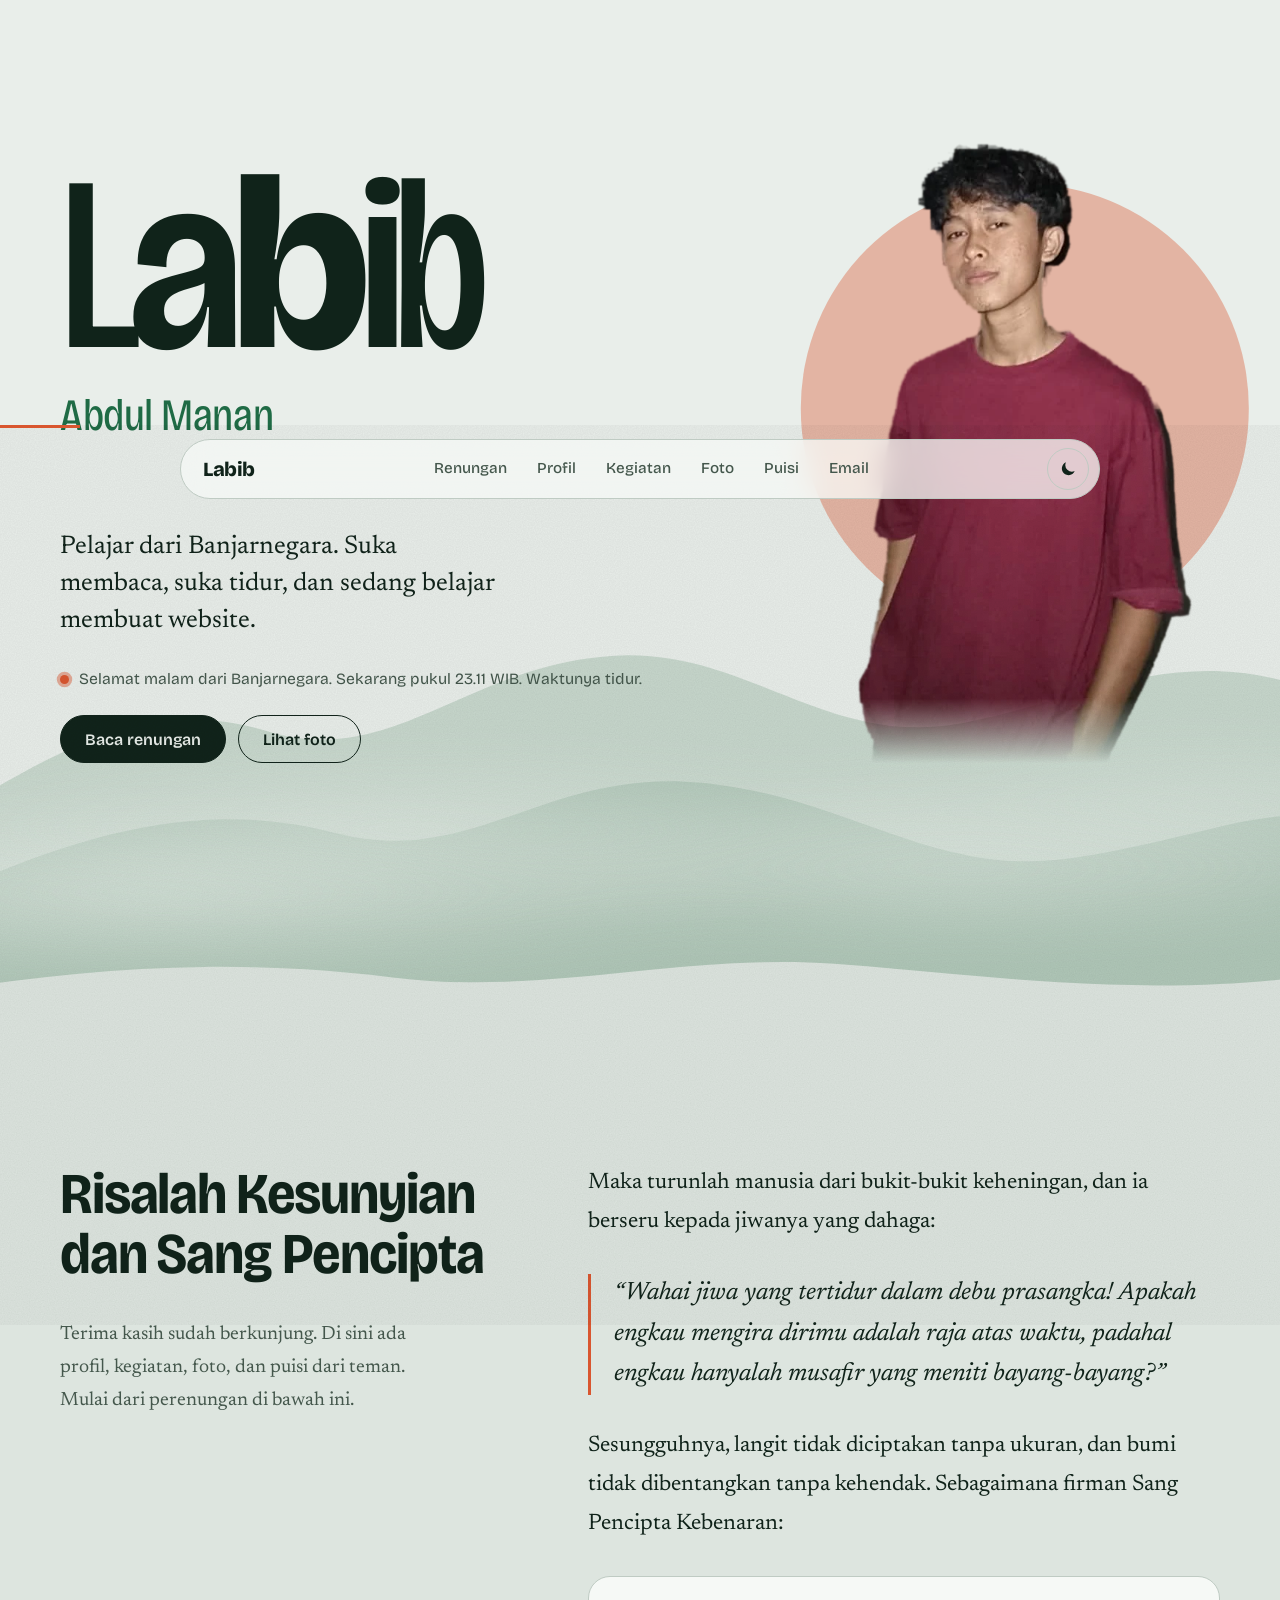
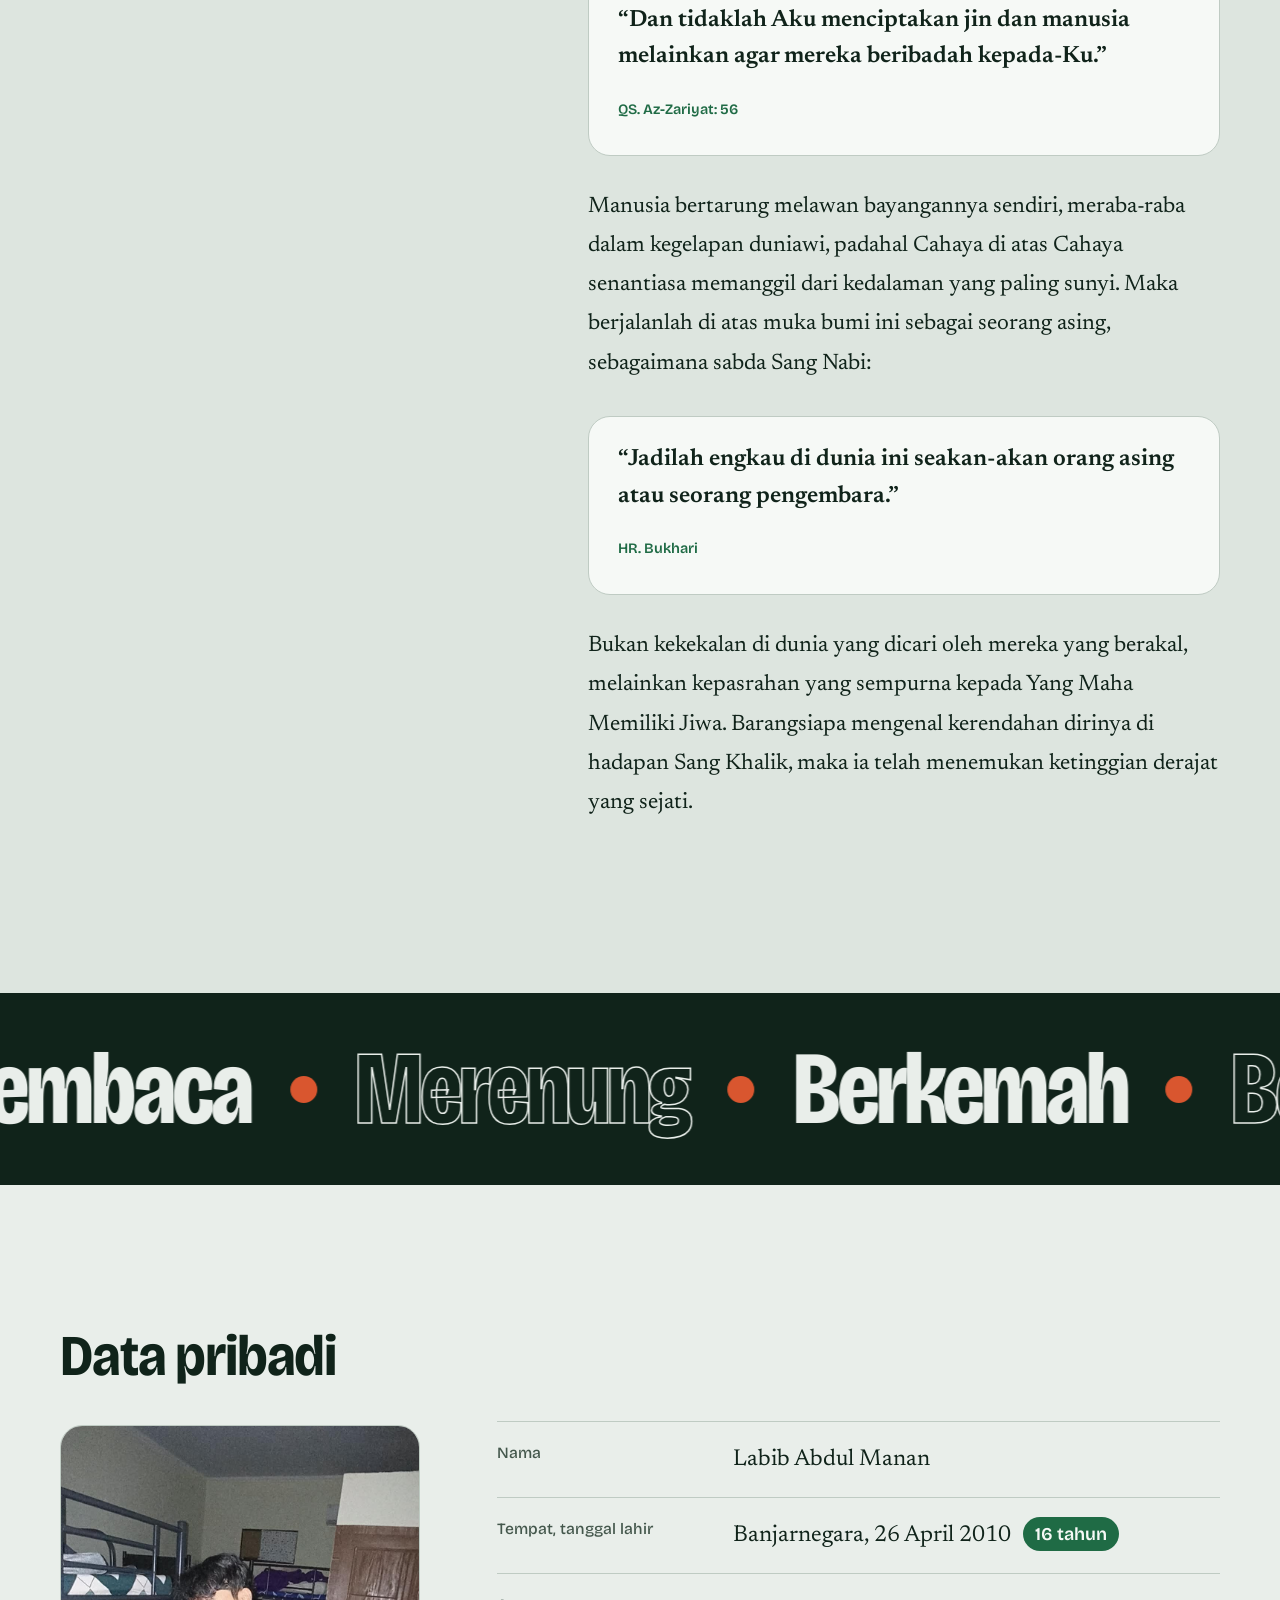
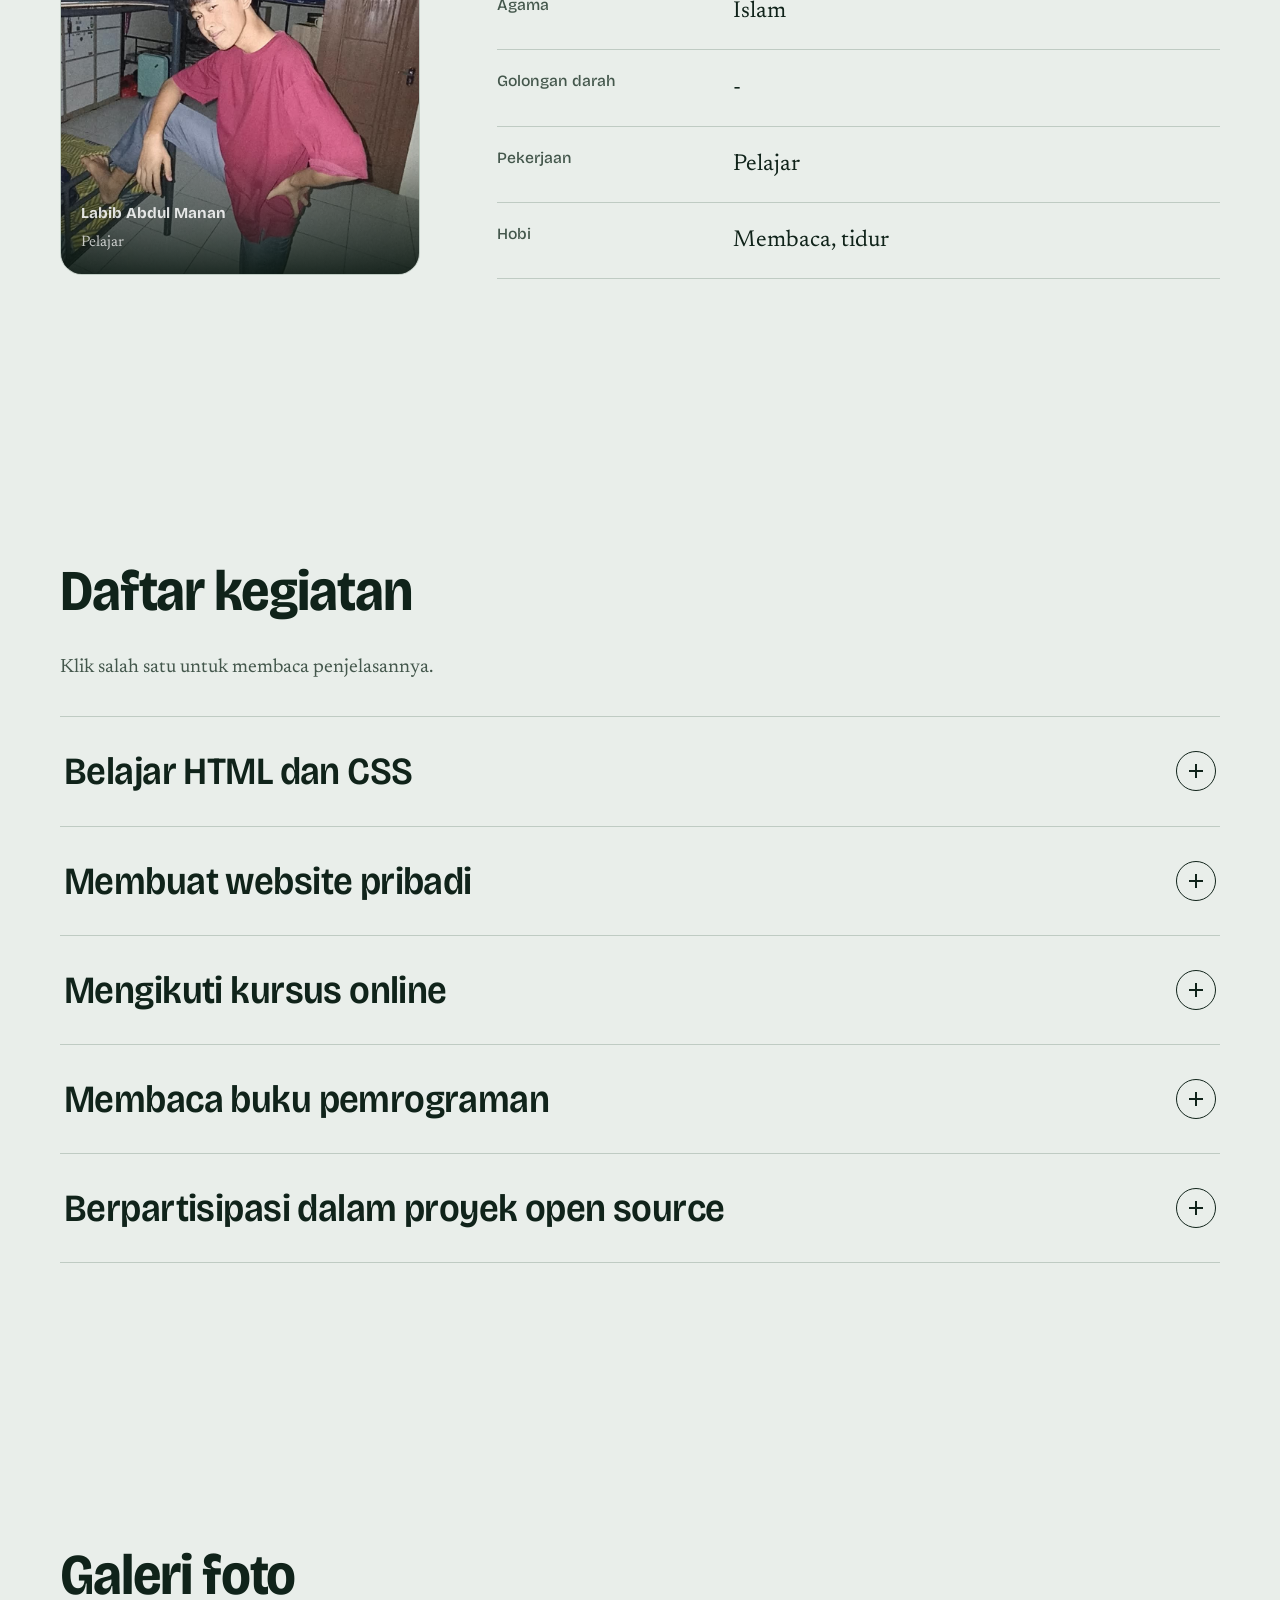
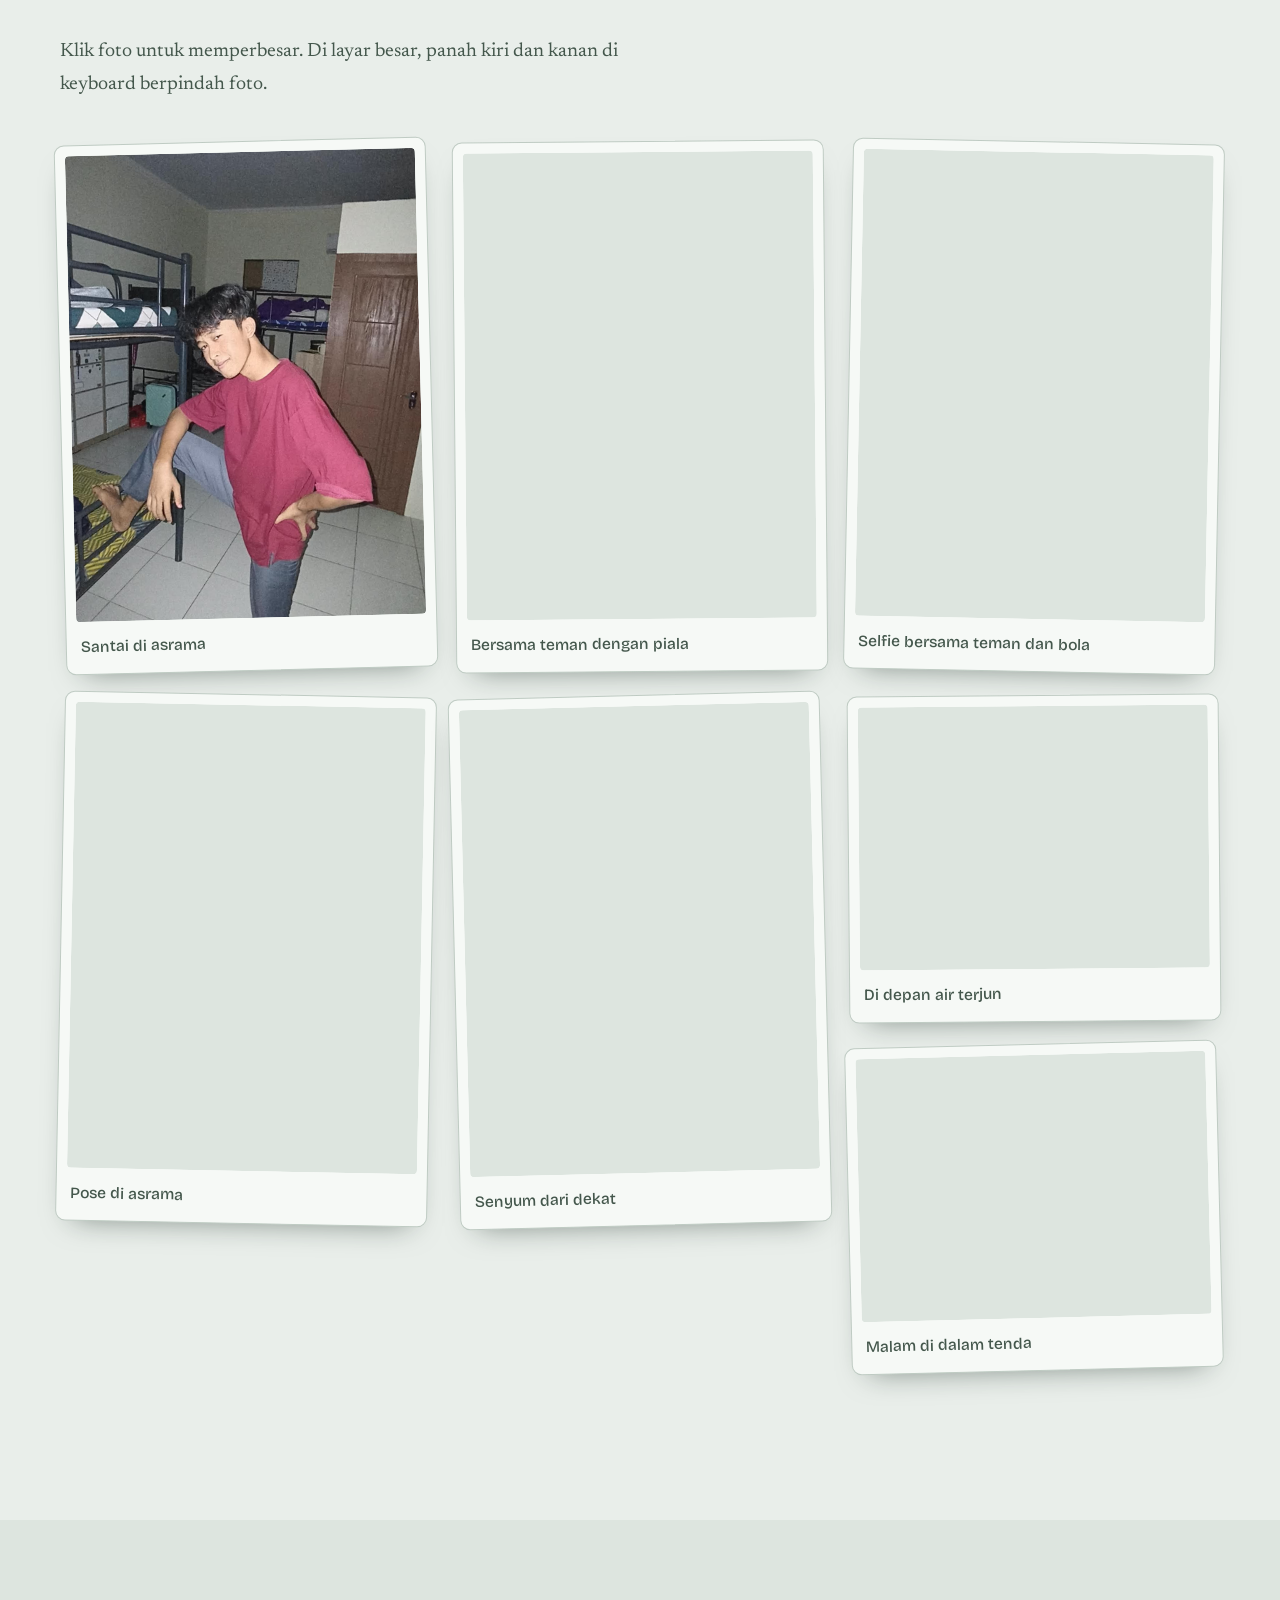
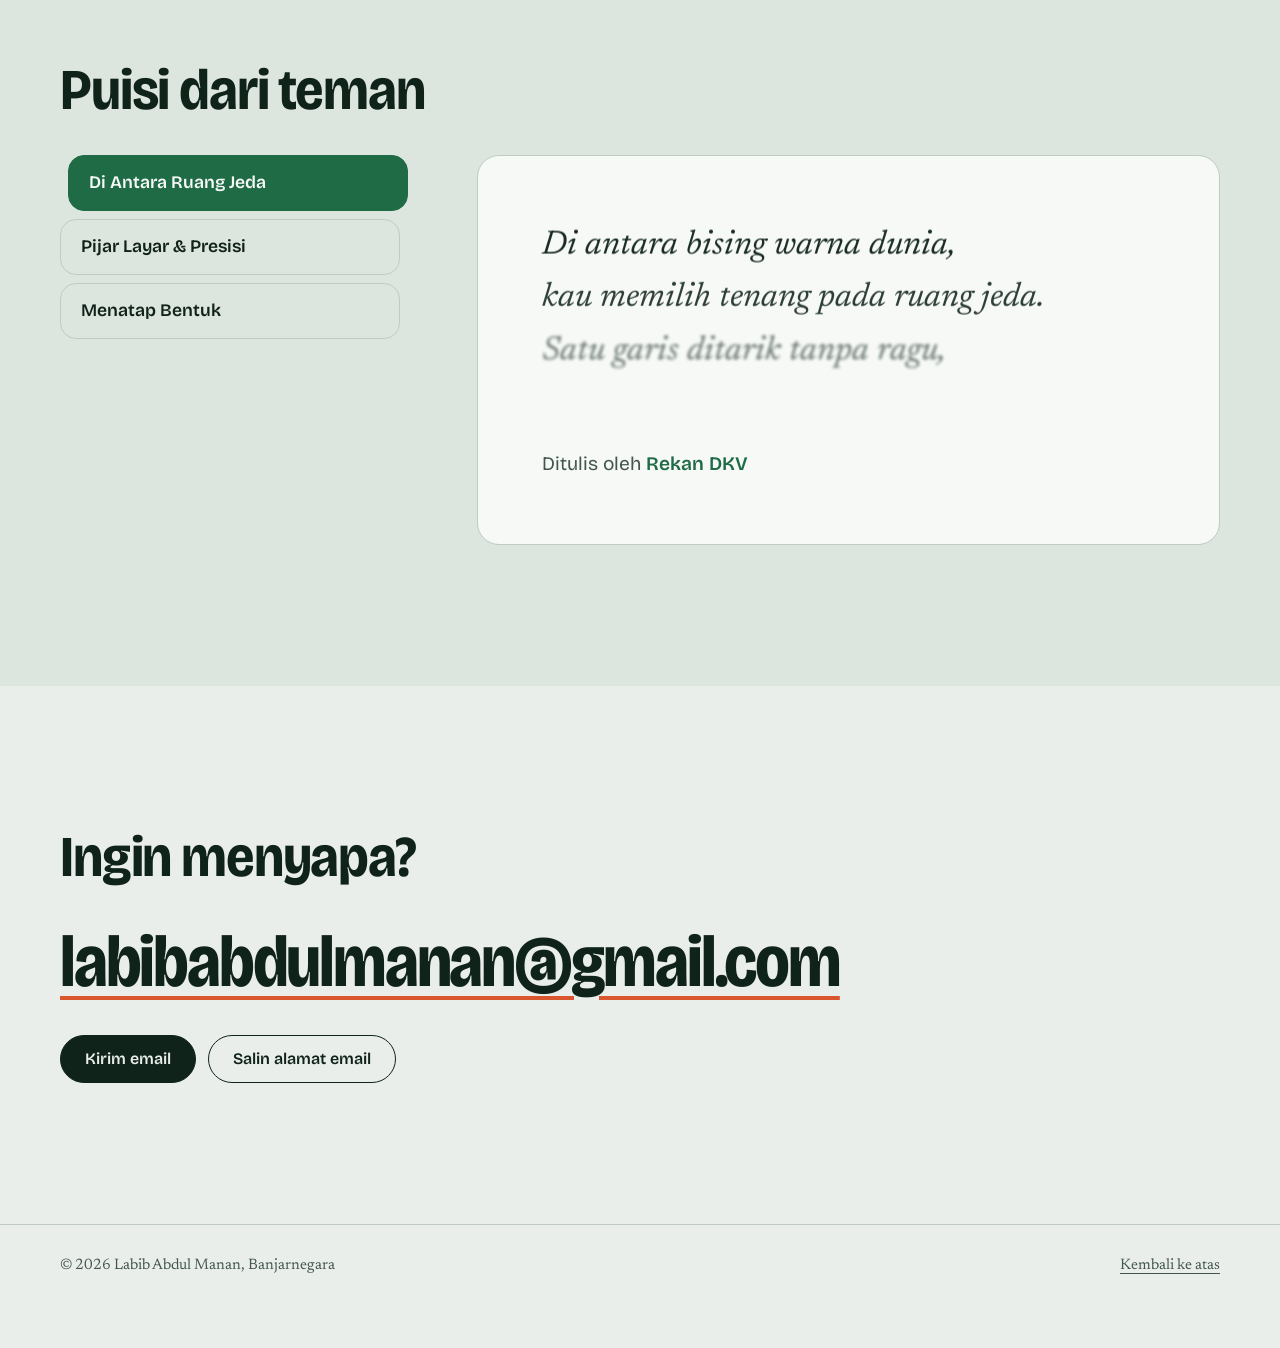
<file: foto.html>
<!DOCTYPE html>
<html lang="id"><head><meta charset="UTF-8"><meta http-equiv="refresh" content="0; url=index.html#foto"><title>Labib Abdul Manan</title></head><body><a href="index.html#foto">Lanjut ke halaman baru</a></body></html>
</file>
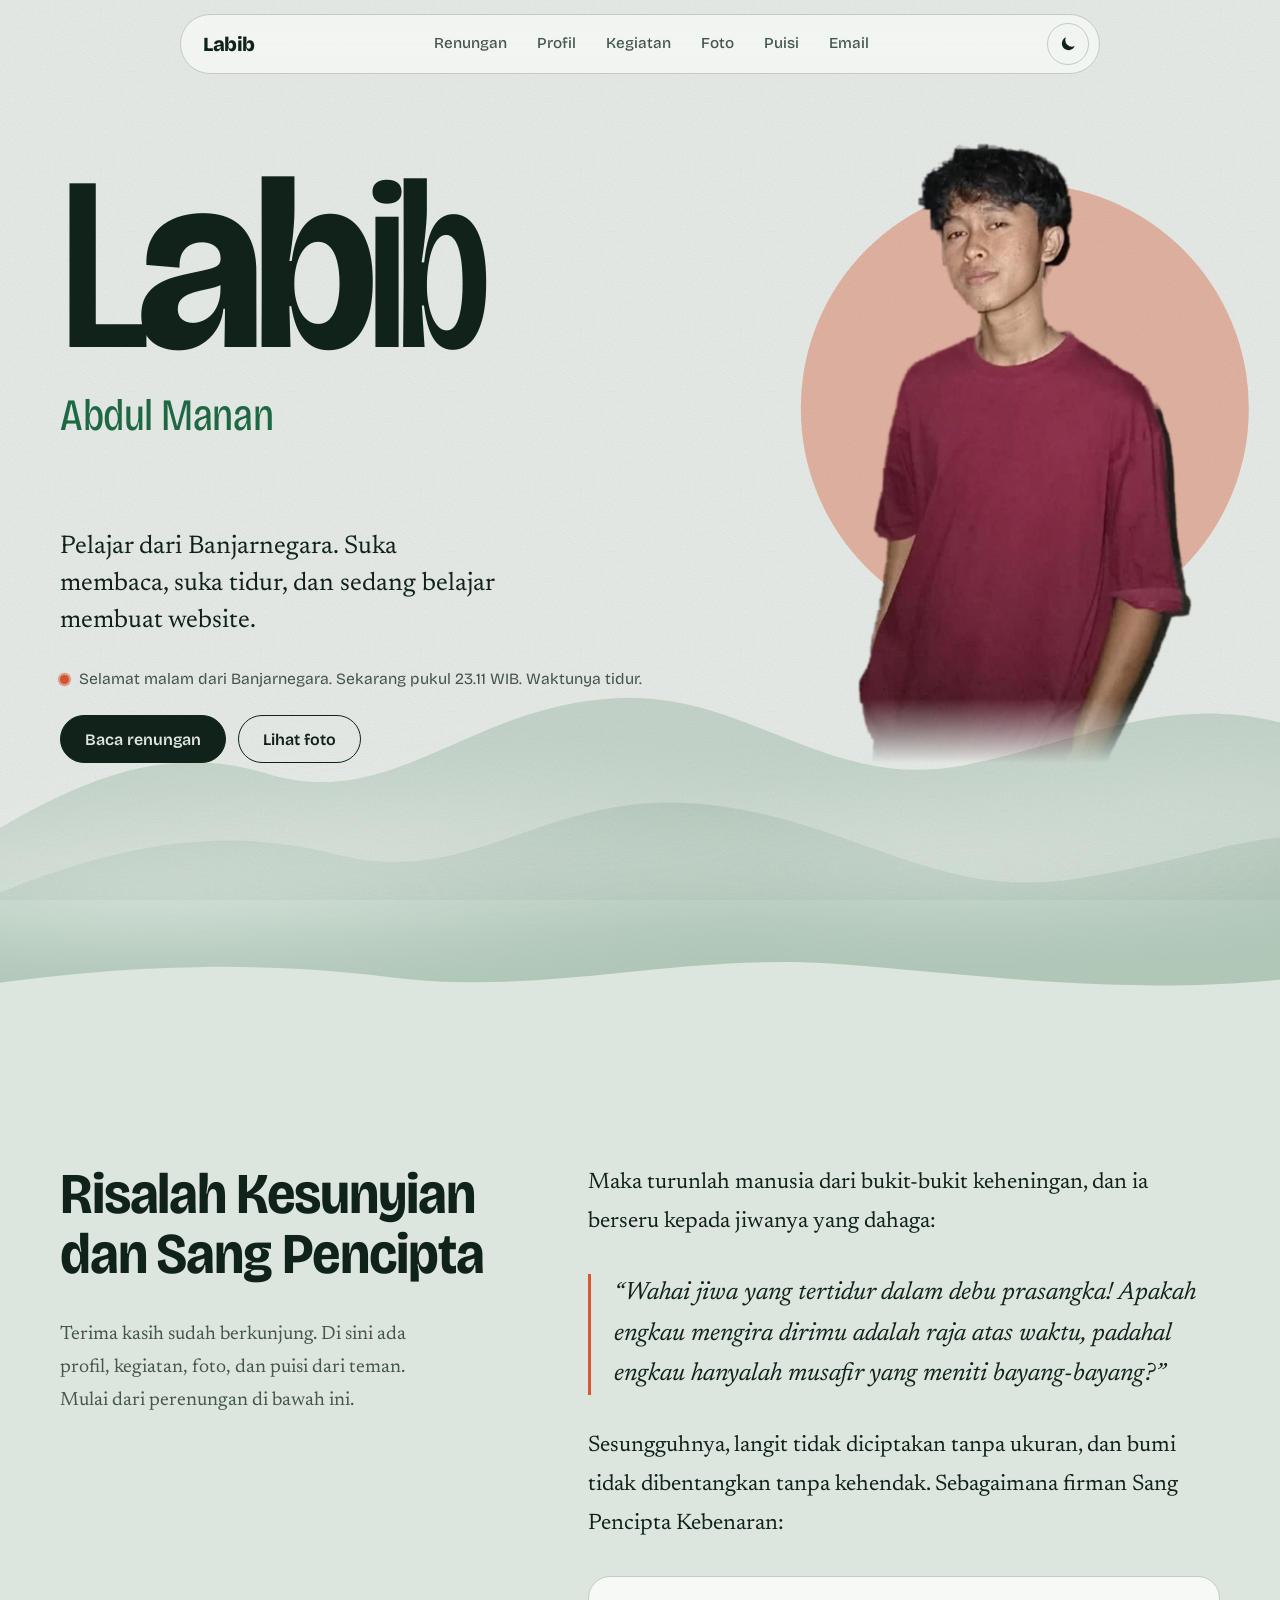
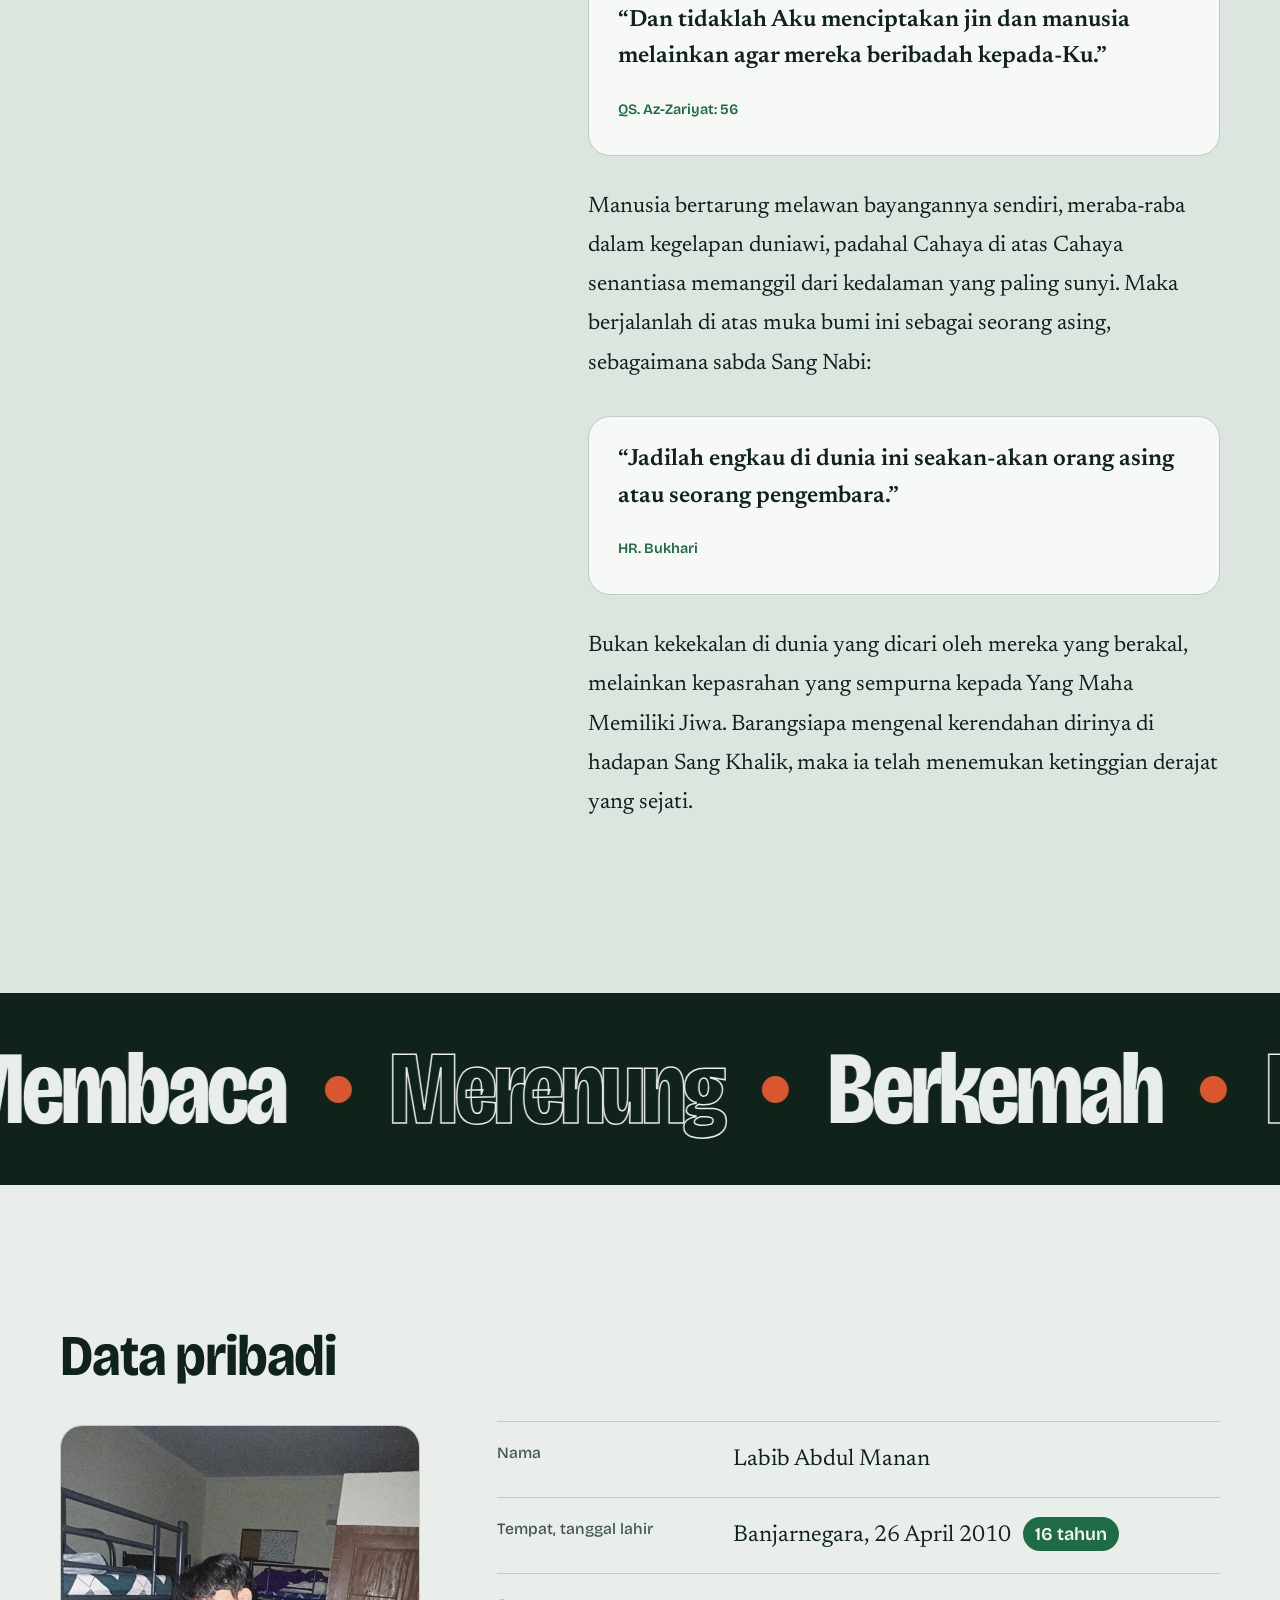
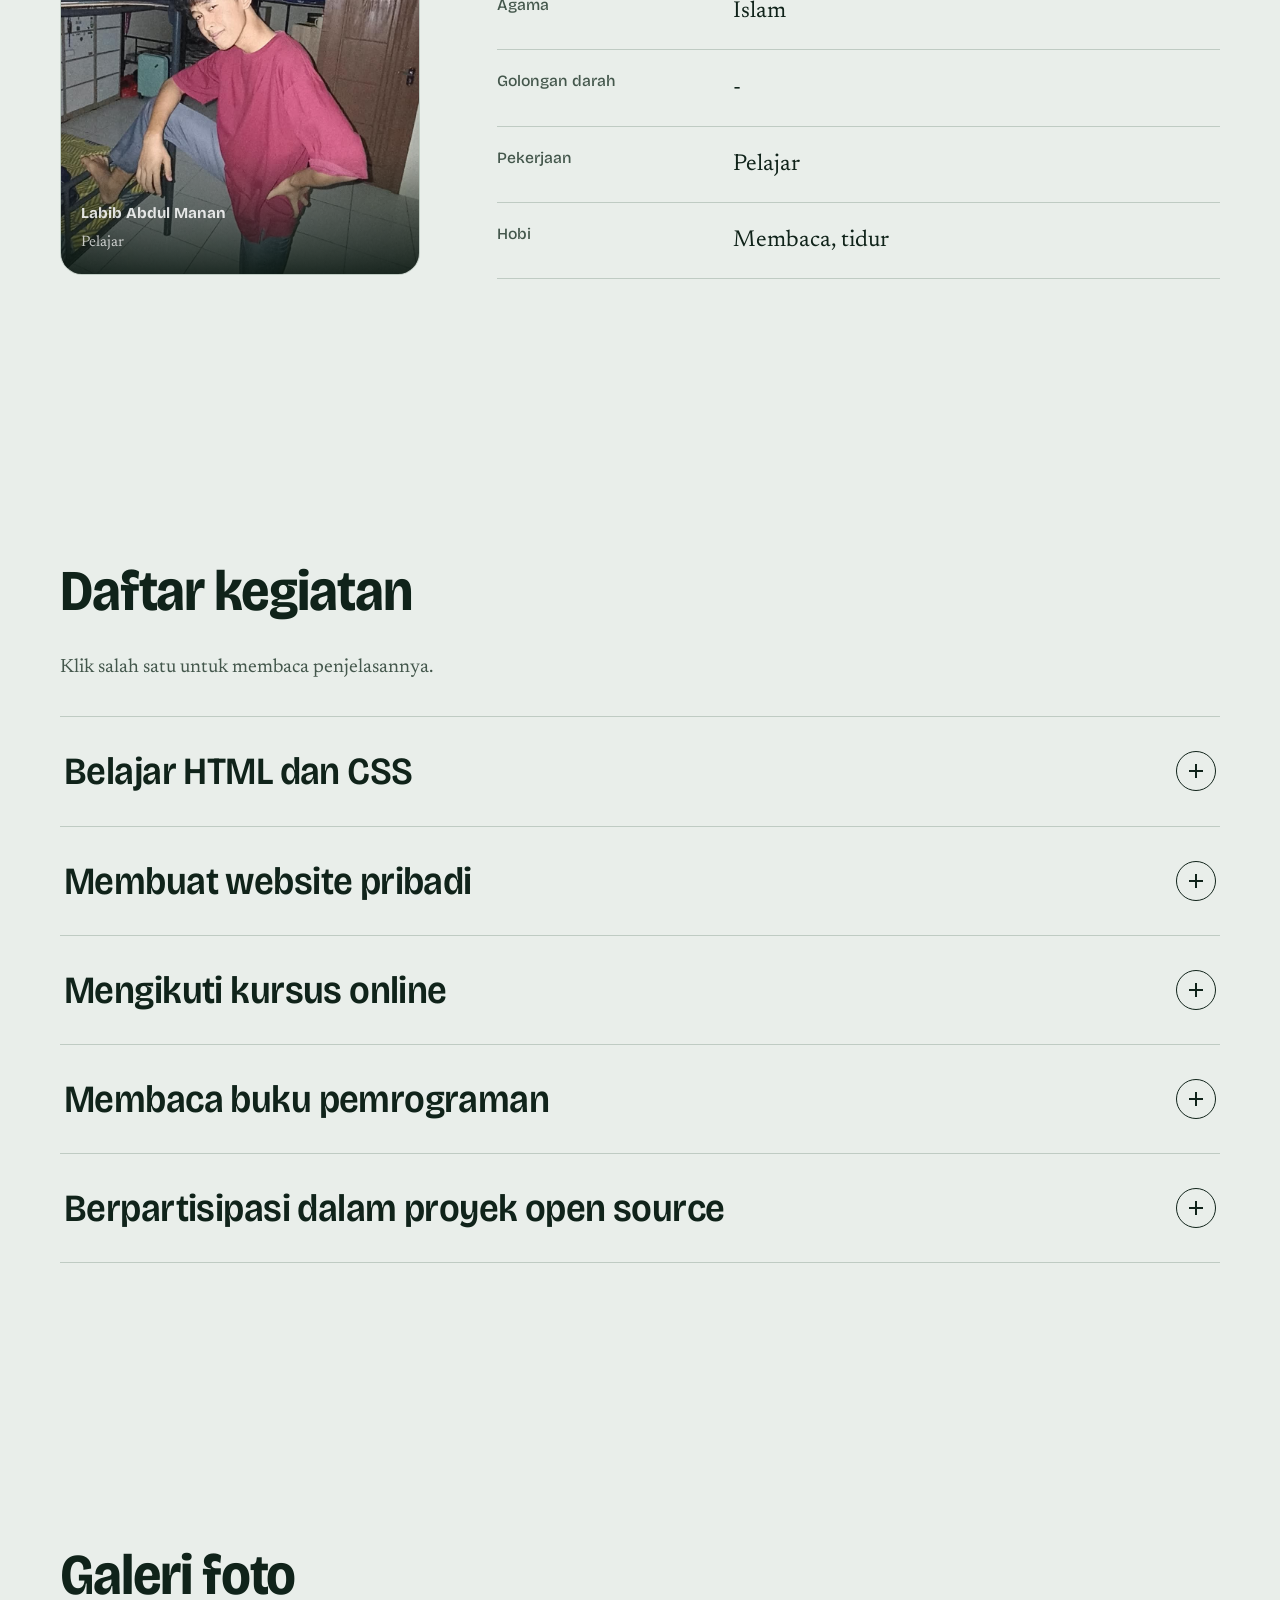
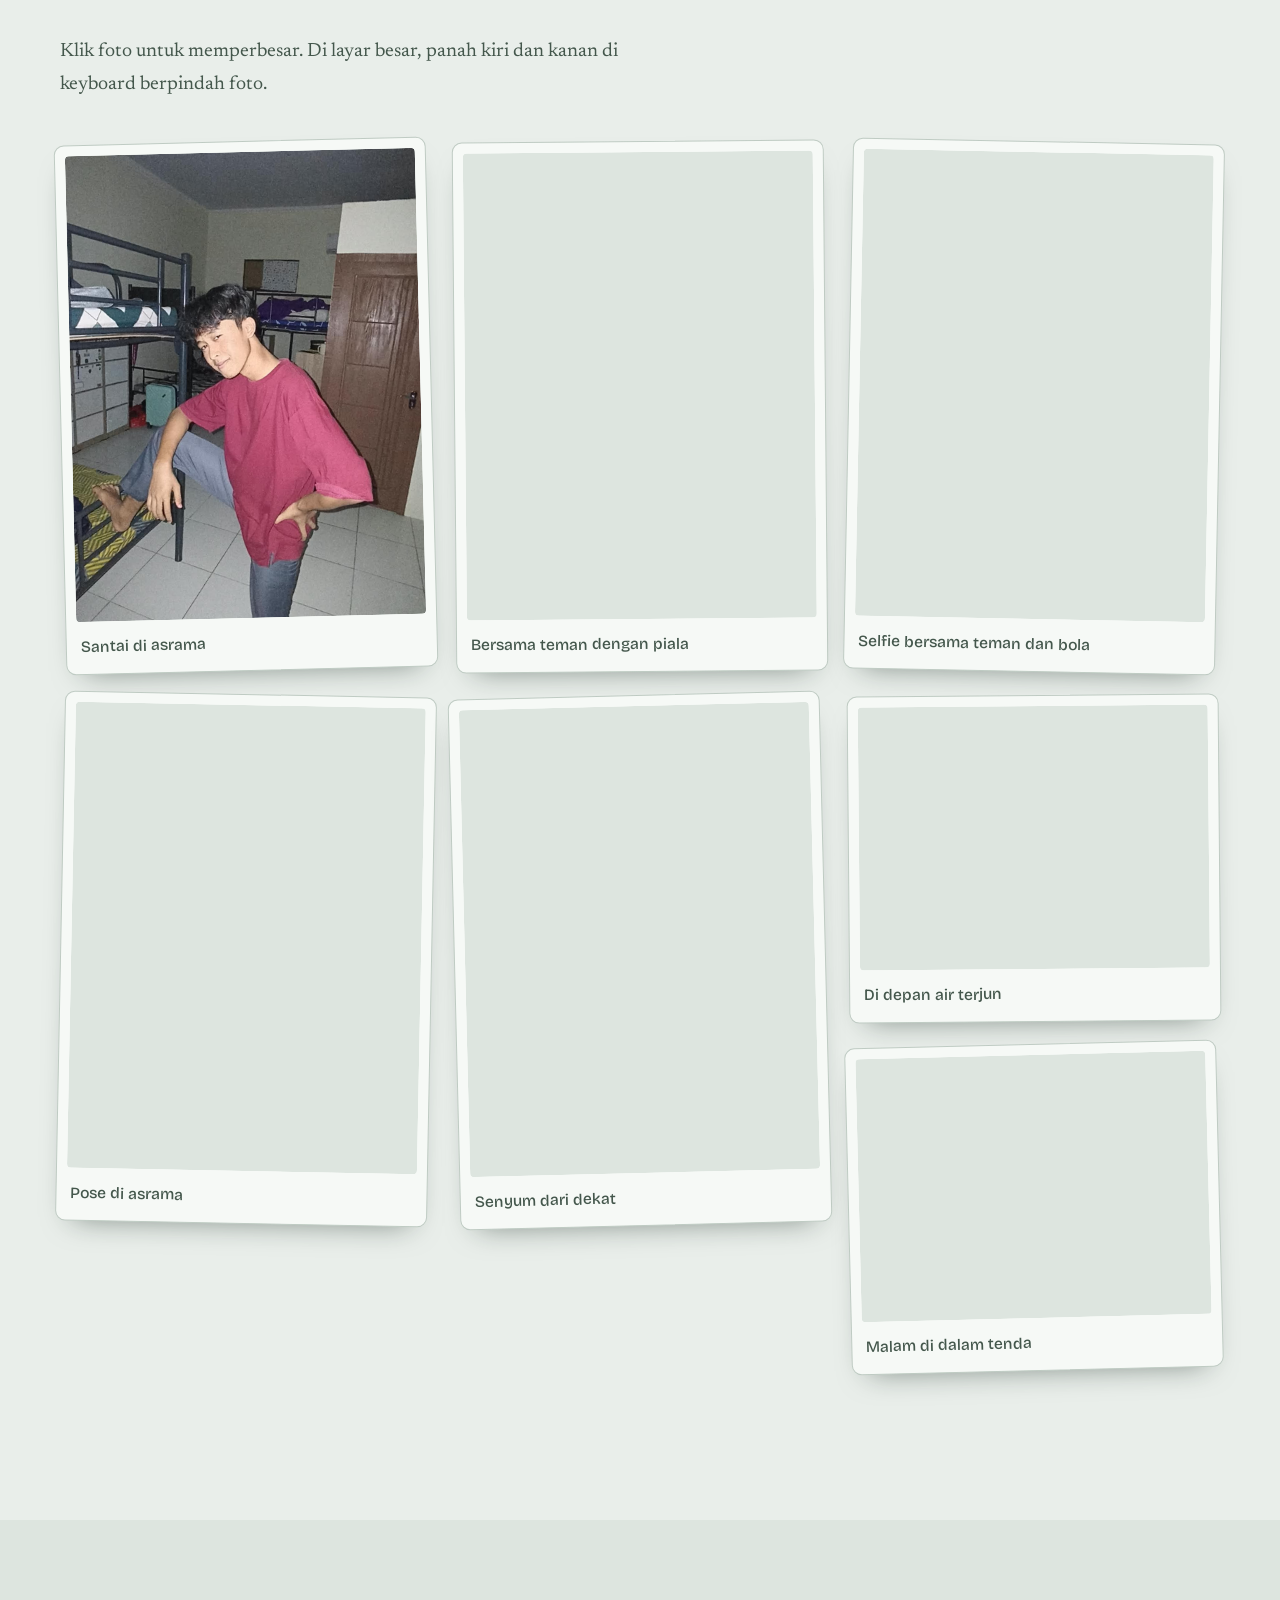
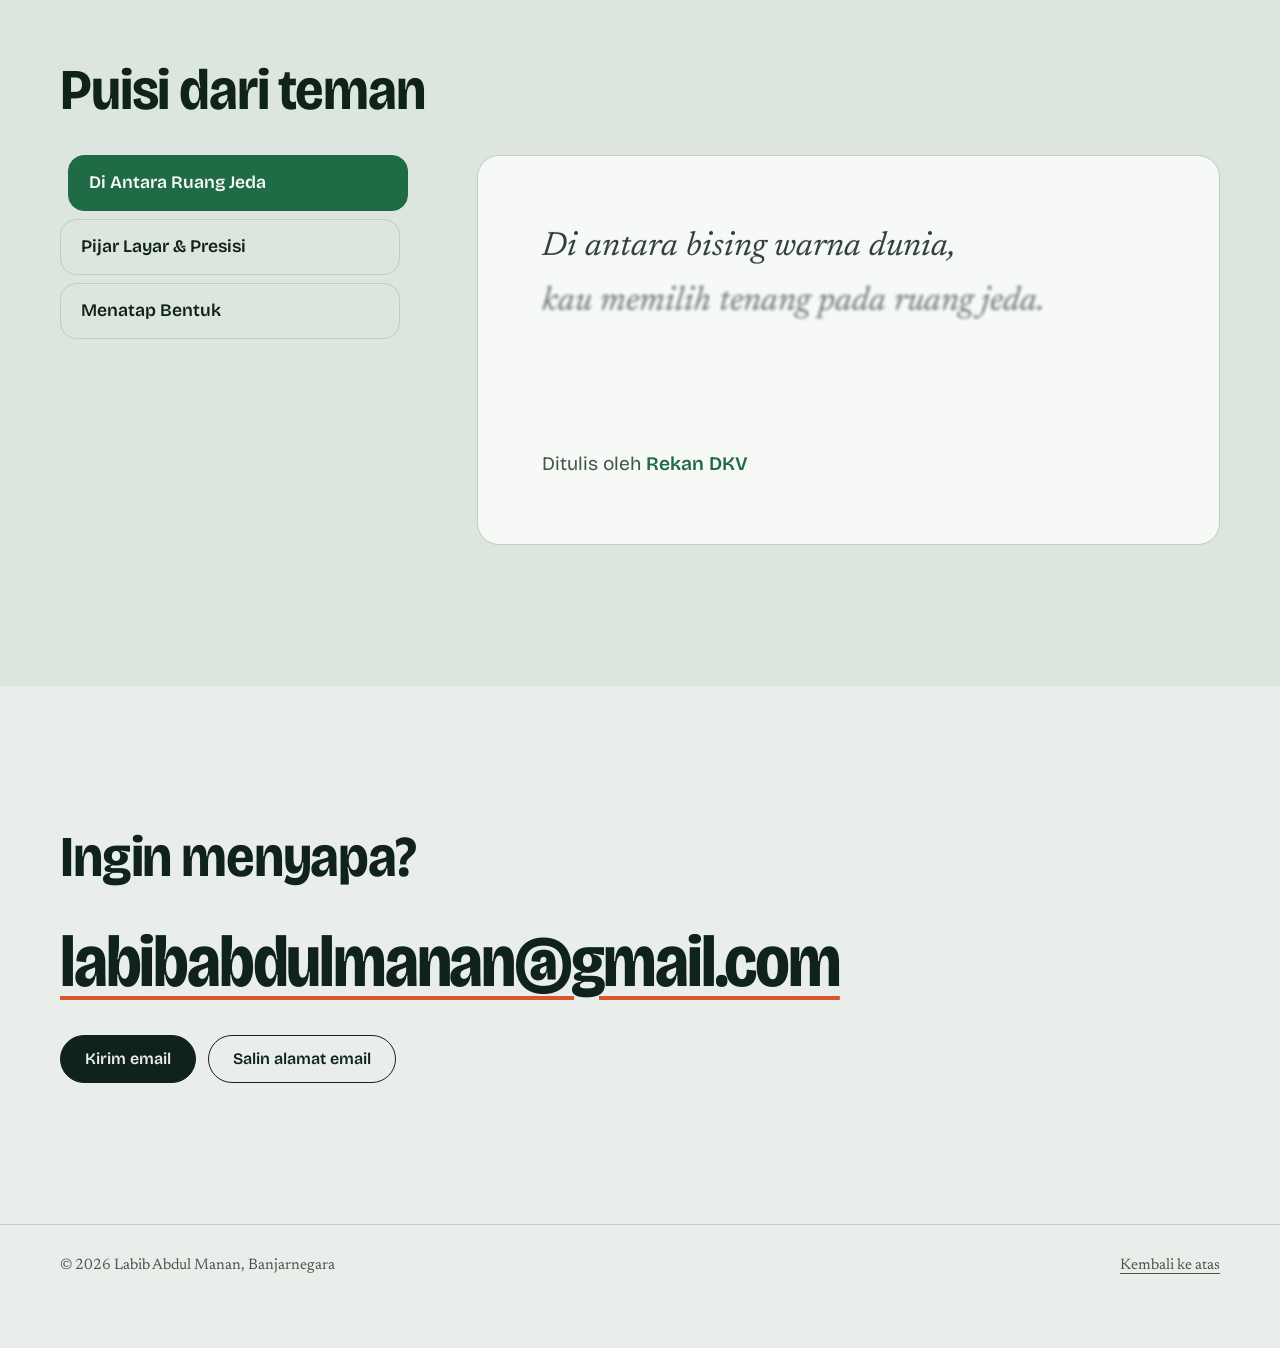
<file: kegiatan.html>
<!DOCTYPE html>
<html lang="id"><head><meta charset="UTF-8"><meta http-equiv="refresh" content="0; url=index.html#kegiatan"><title>Labib Abdul Manan</title></head><body><a href="index.html#kegiatan">Lanjut ke halaman baru</a></body></html>
</file>
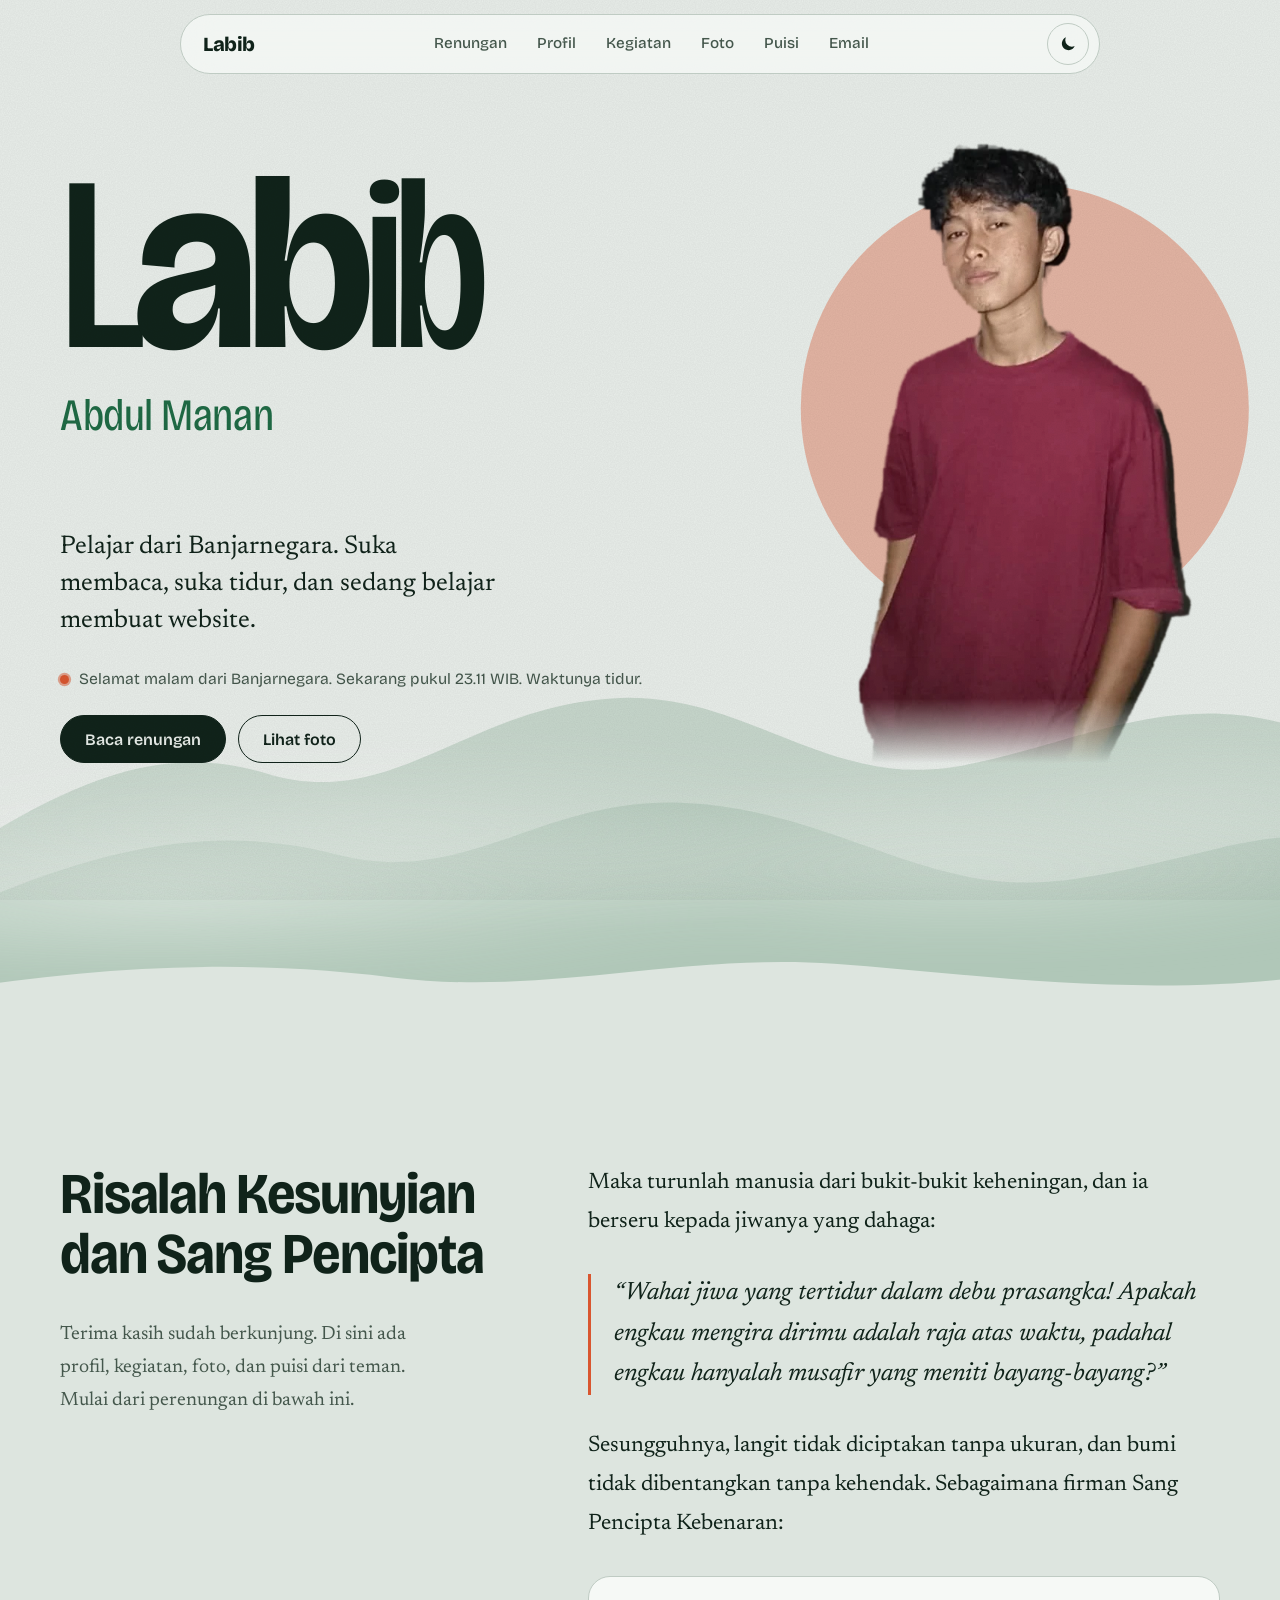
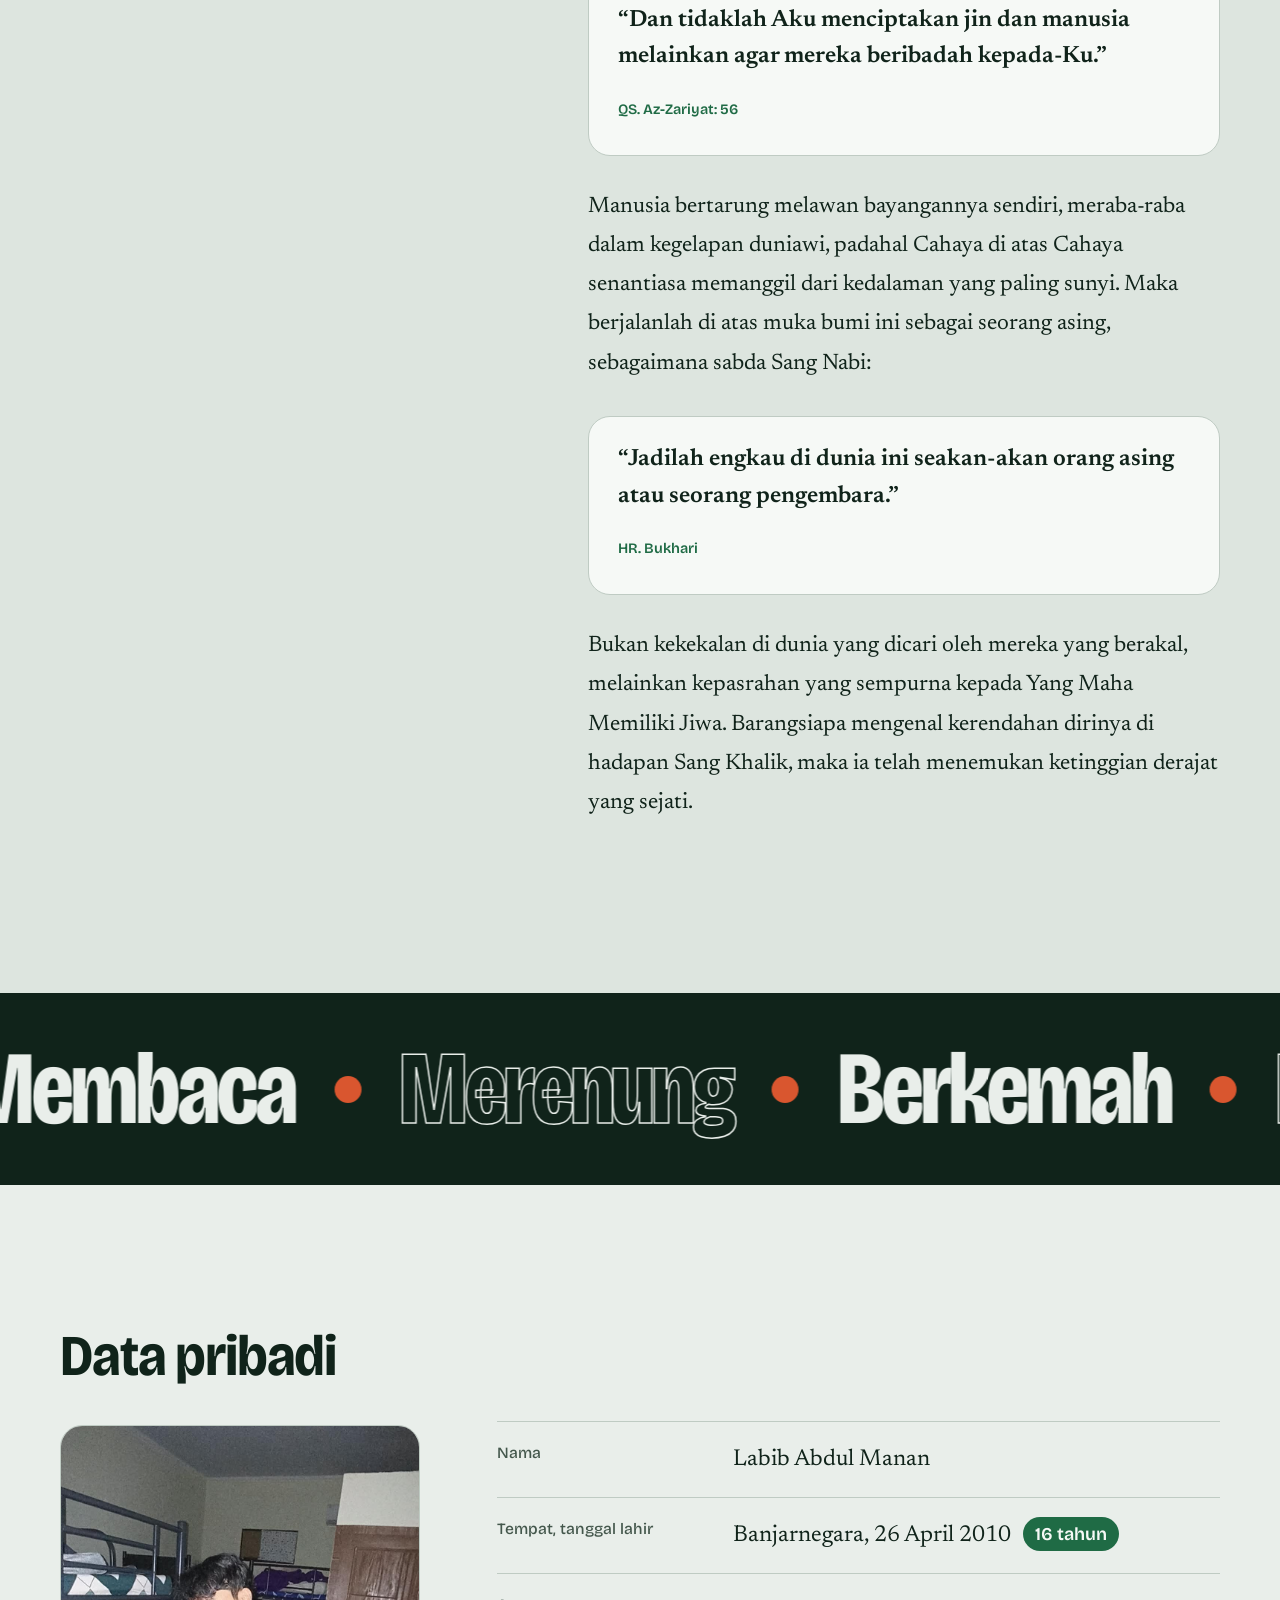
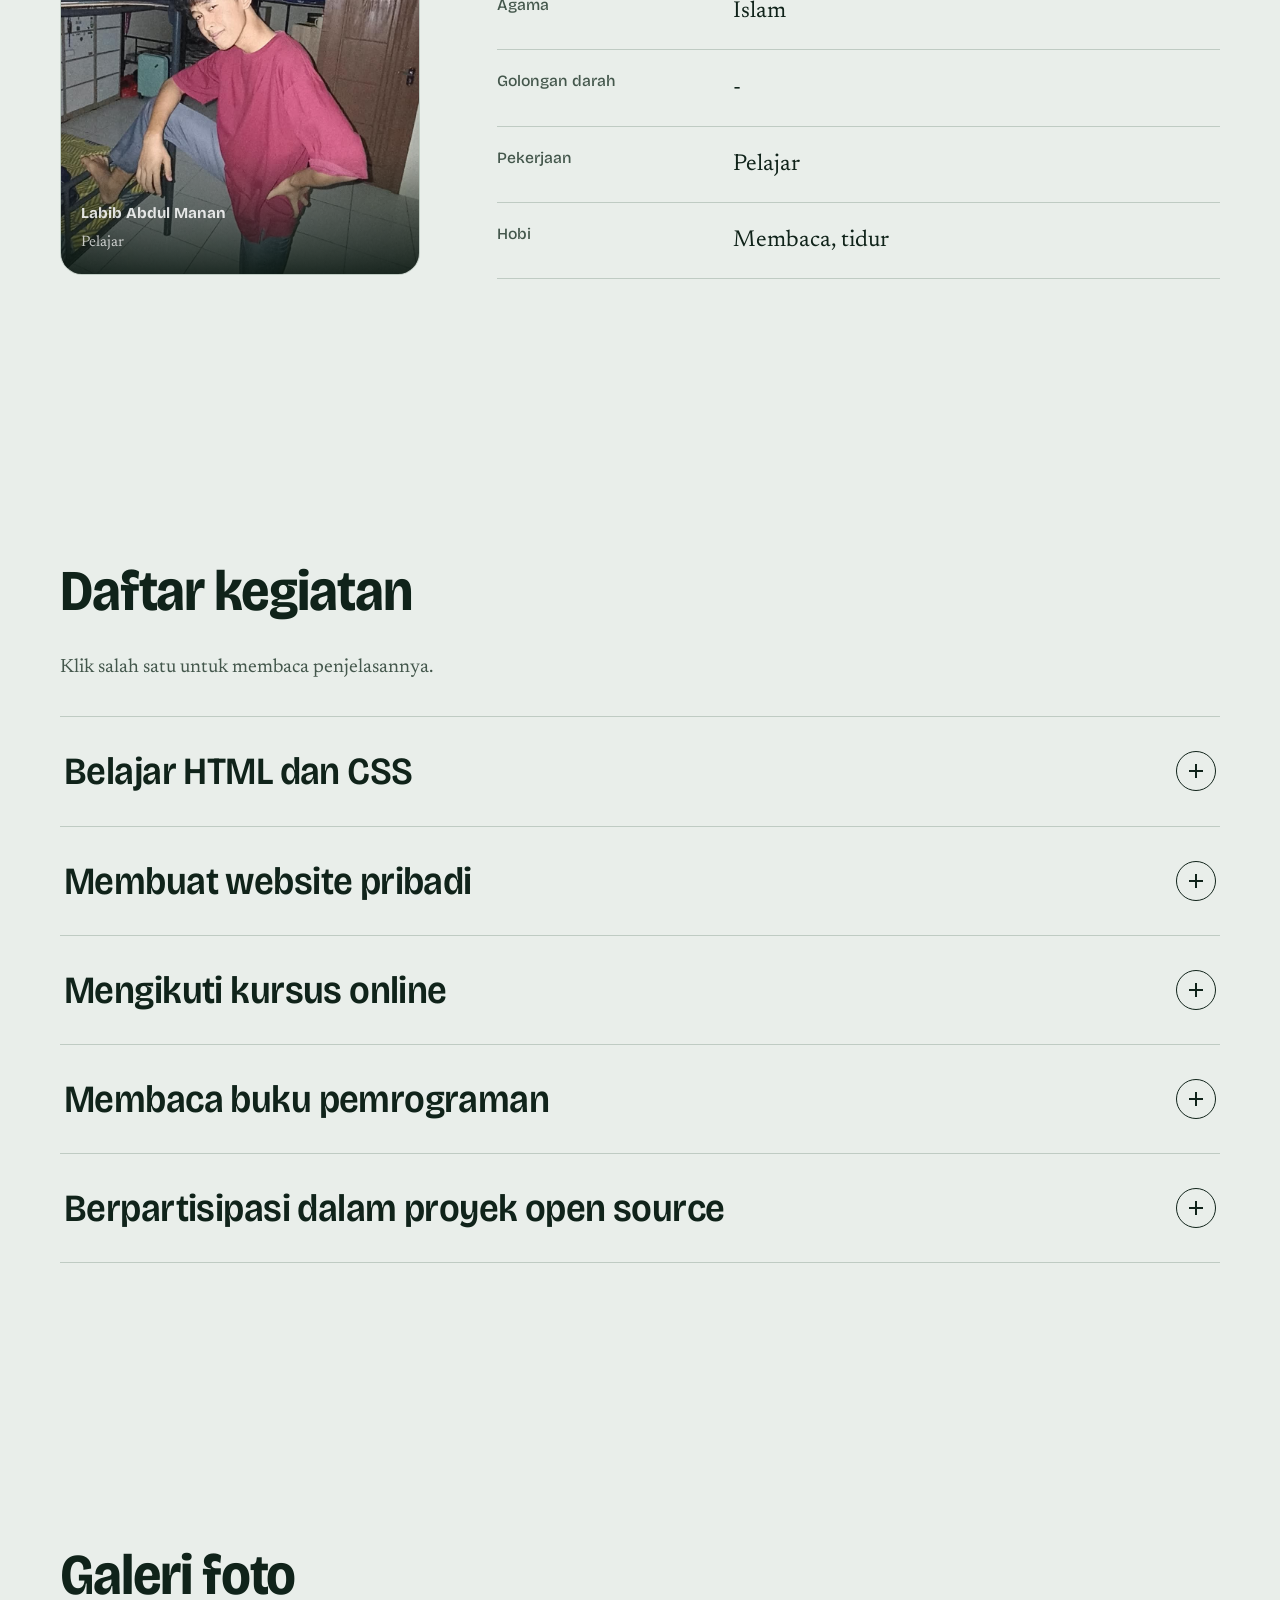
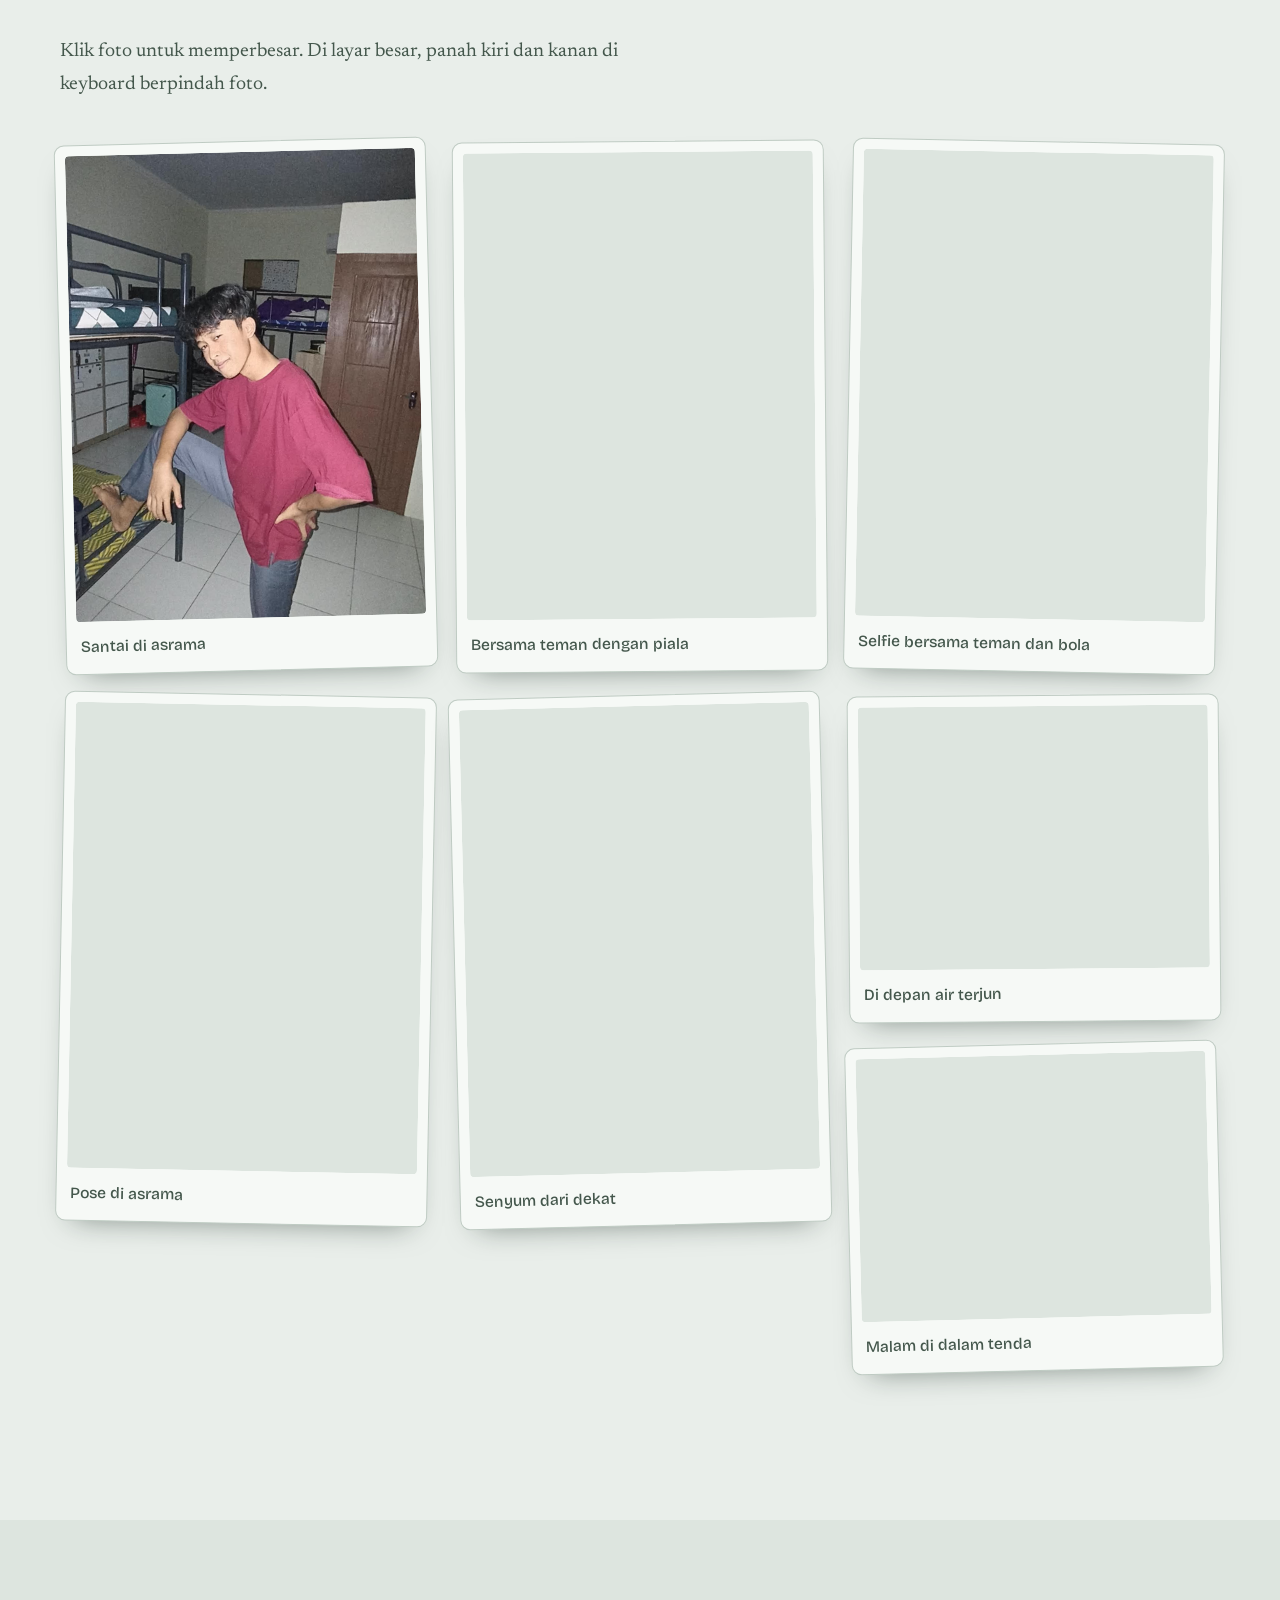
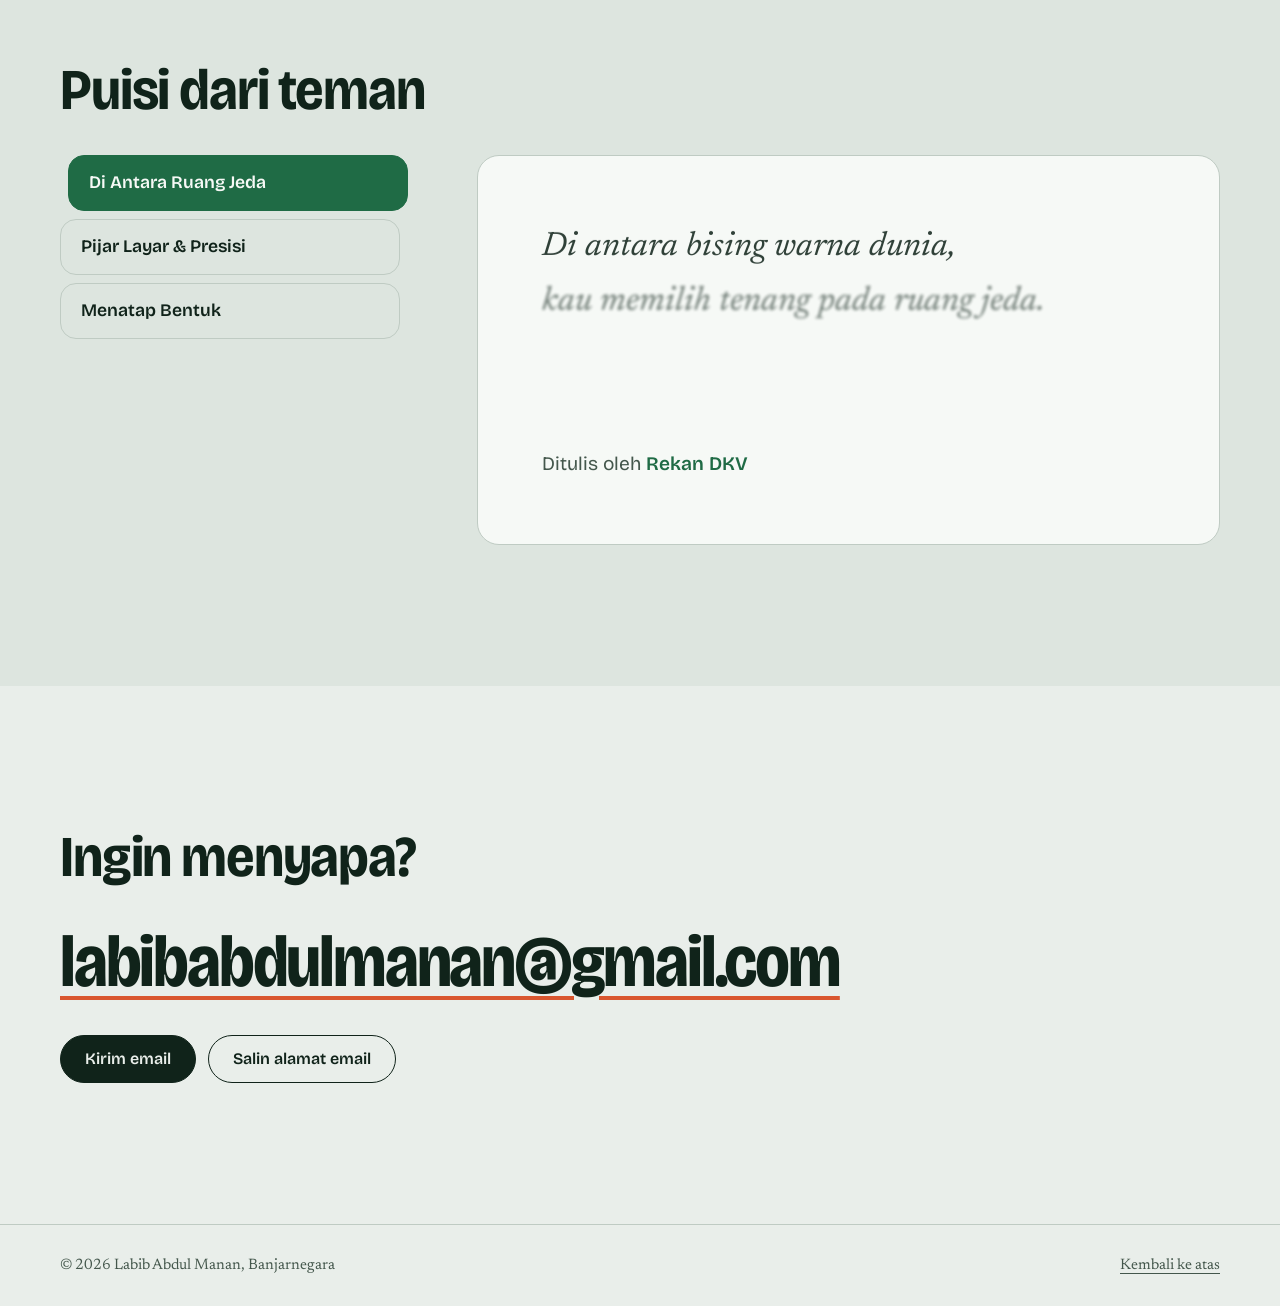
<file: profile.html>
<!DOCTYPE html>
<html lang="id"><head><meta charset="UTF-8"><meta http-equiv="refresh" content="0; url=index.html#profil"><title>Labib Abdul Manan</title></head><body><a href="index.html#profil">Lanjut ke halaman baru</a></body></html>
</file>
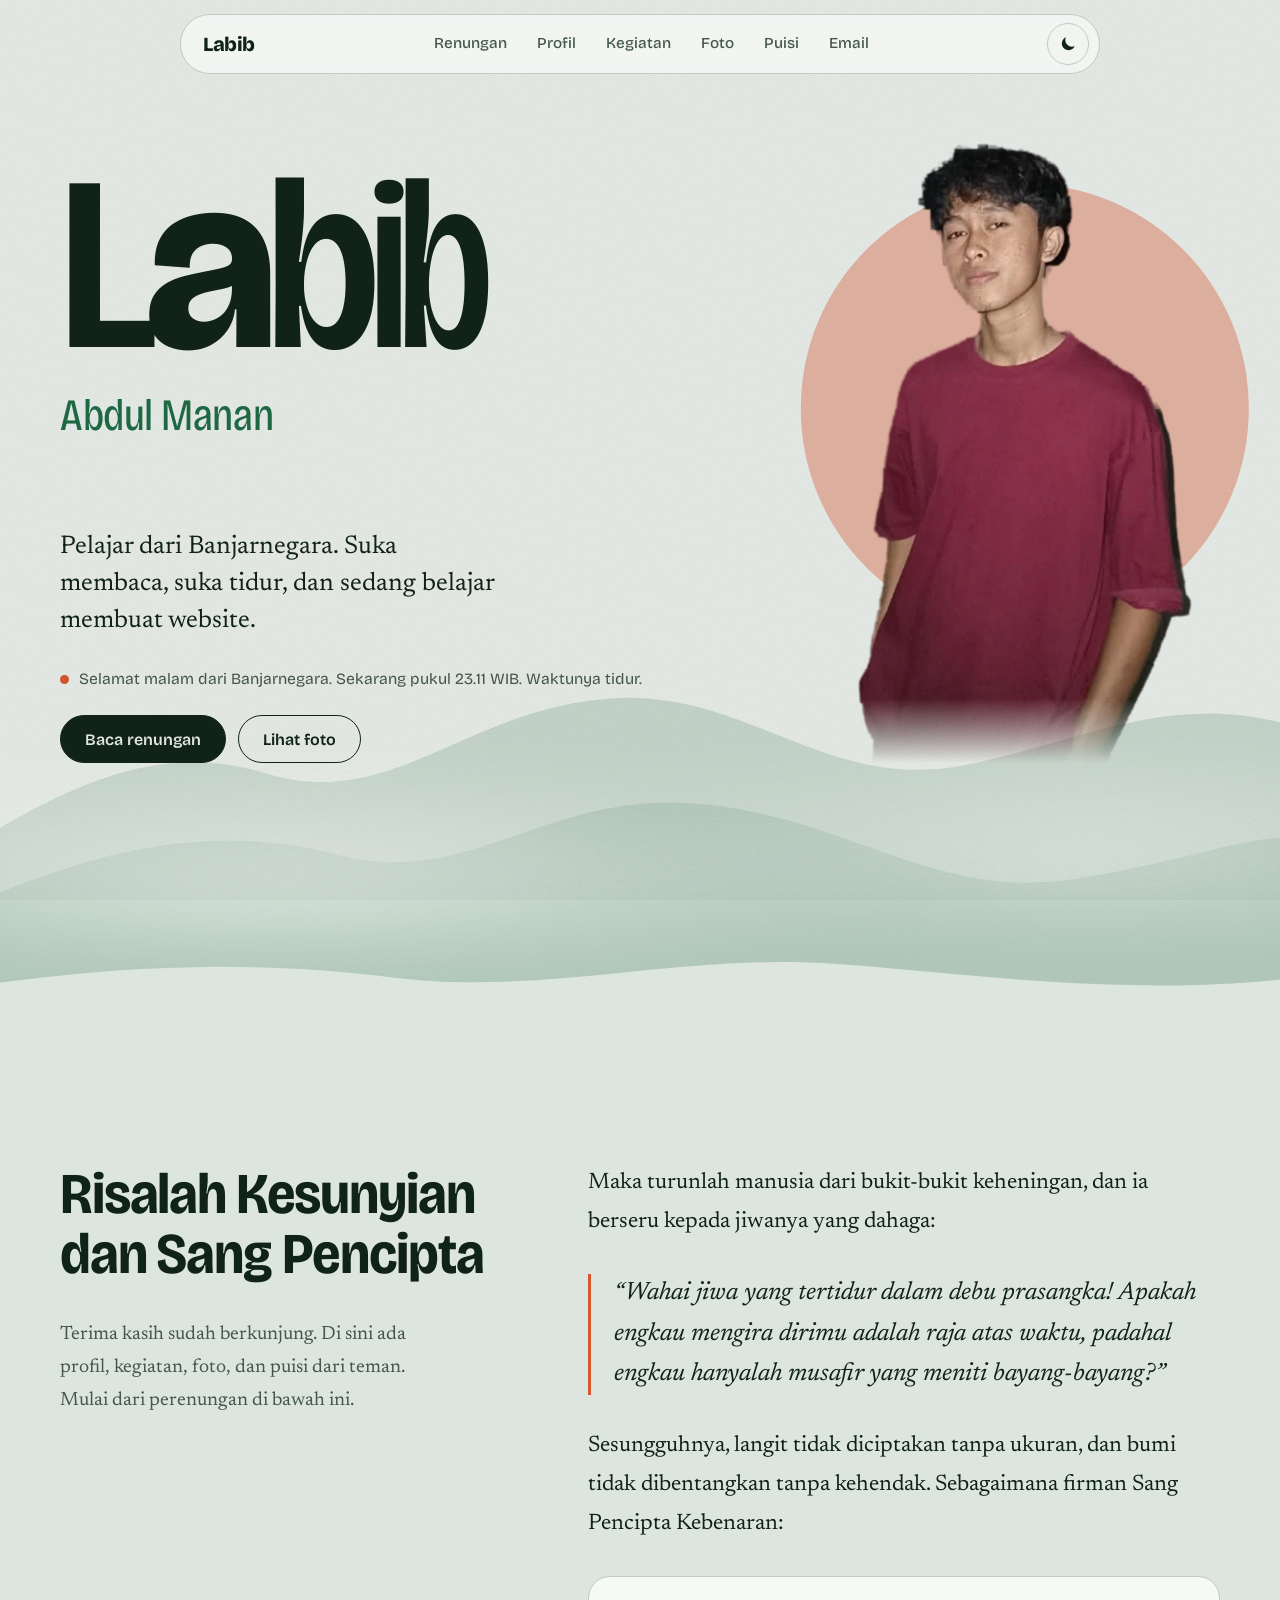
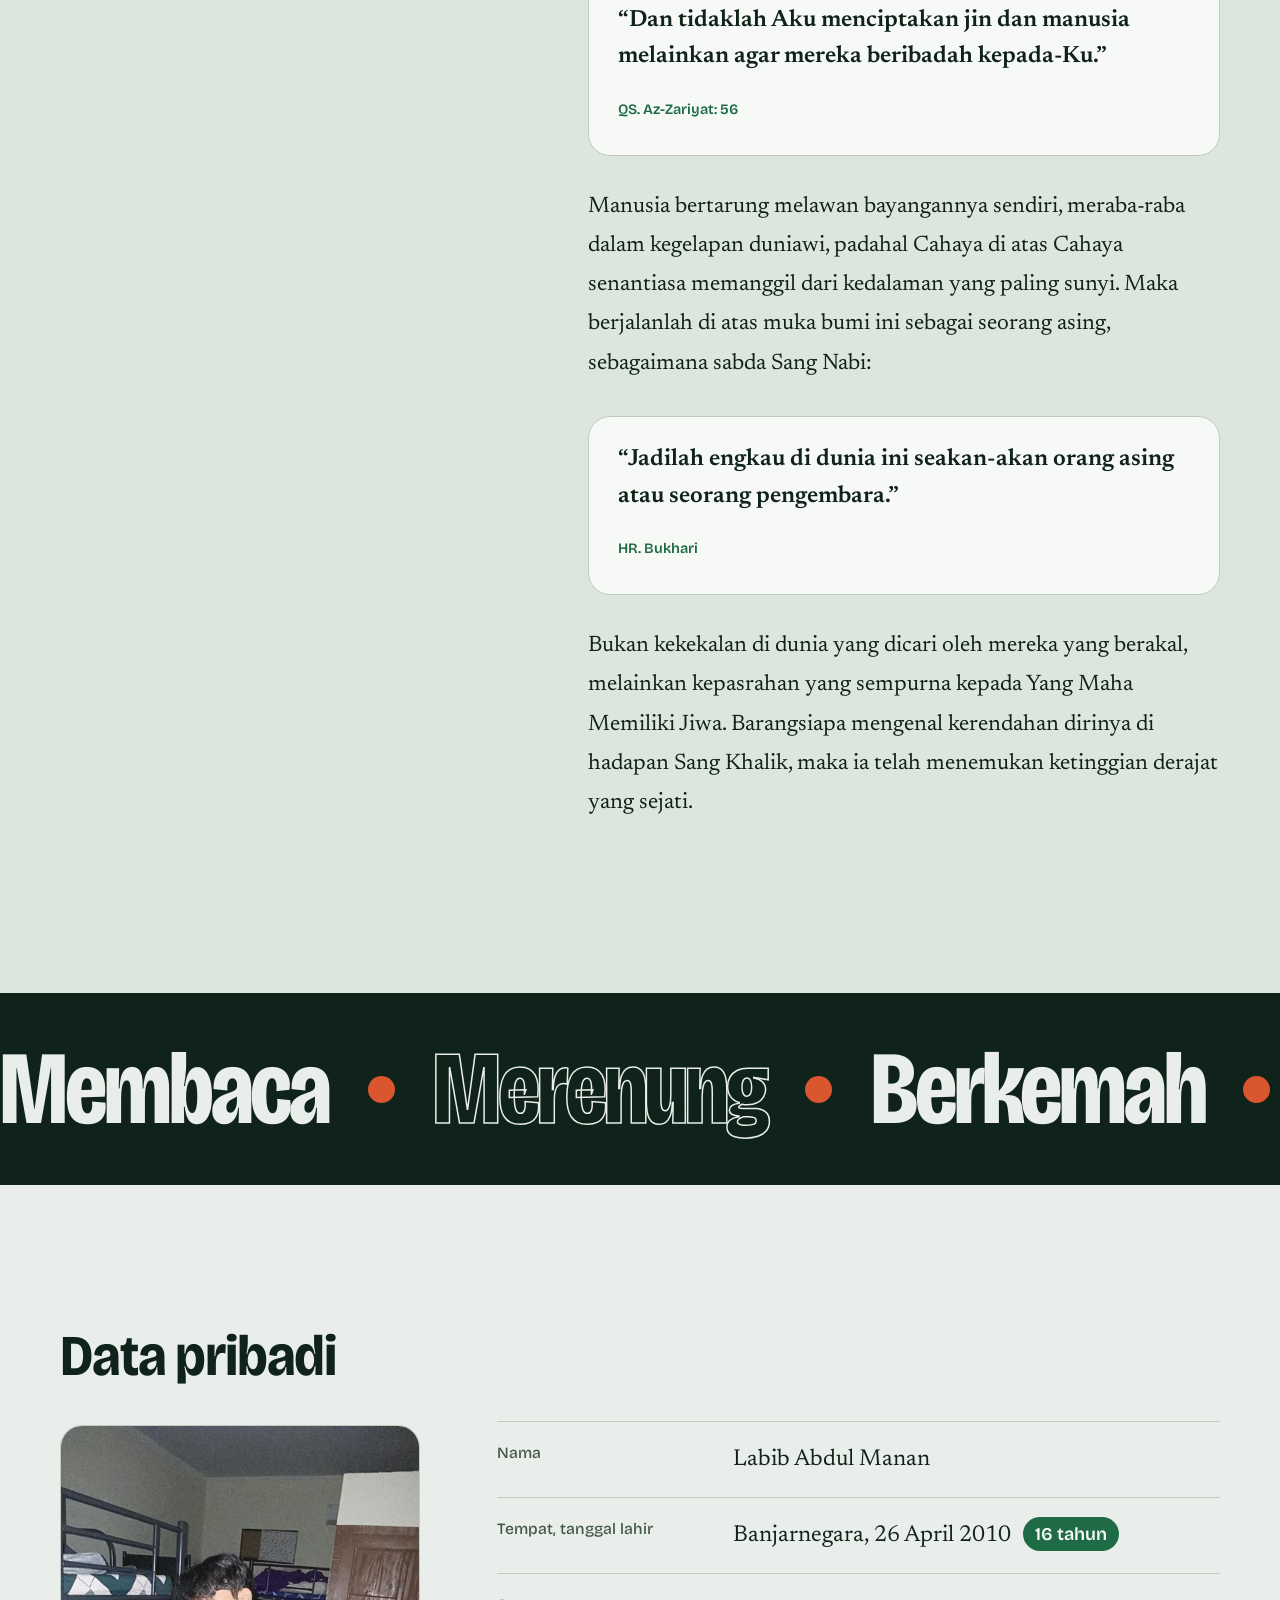
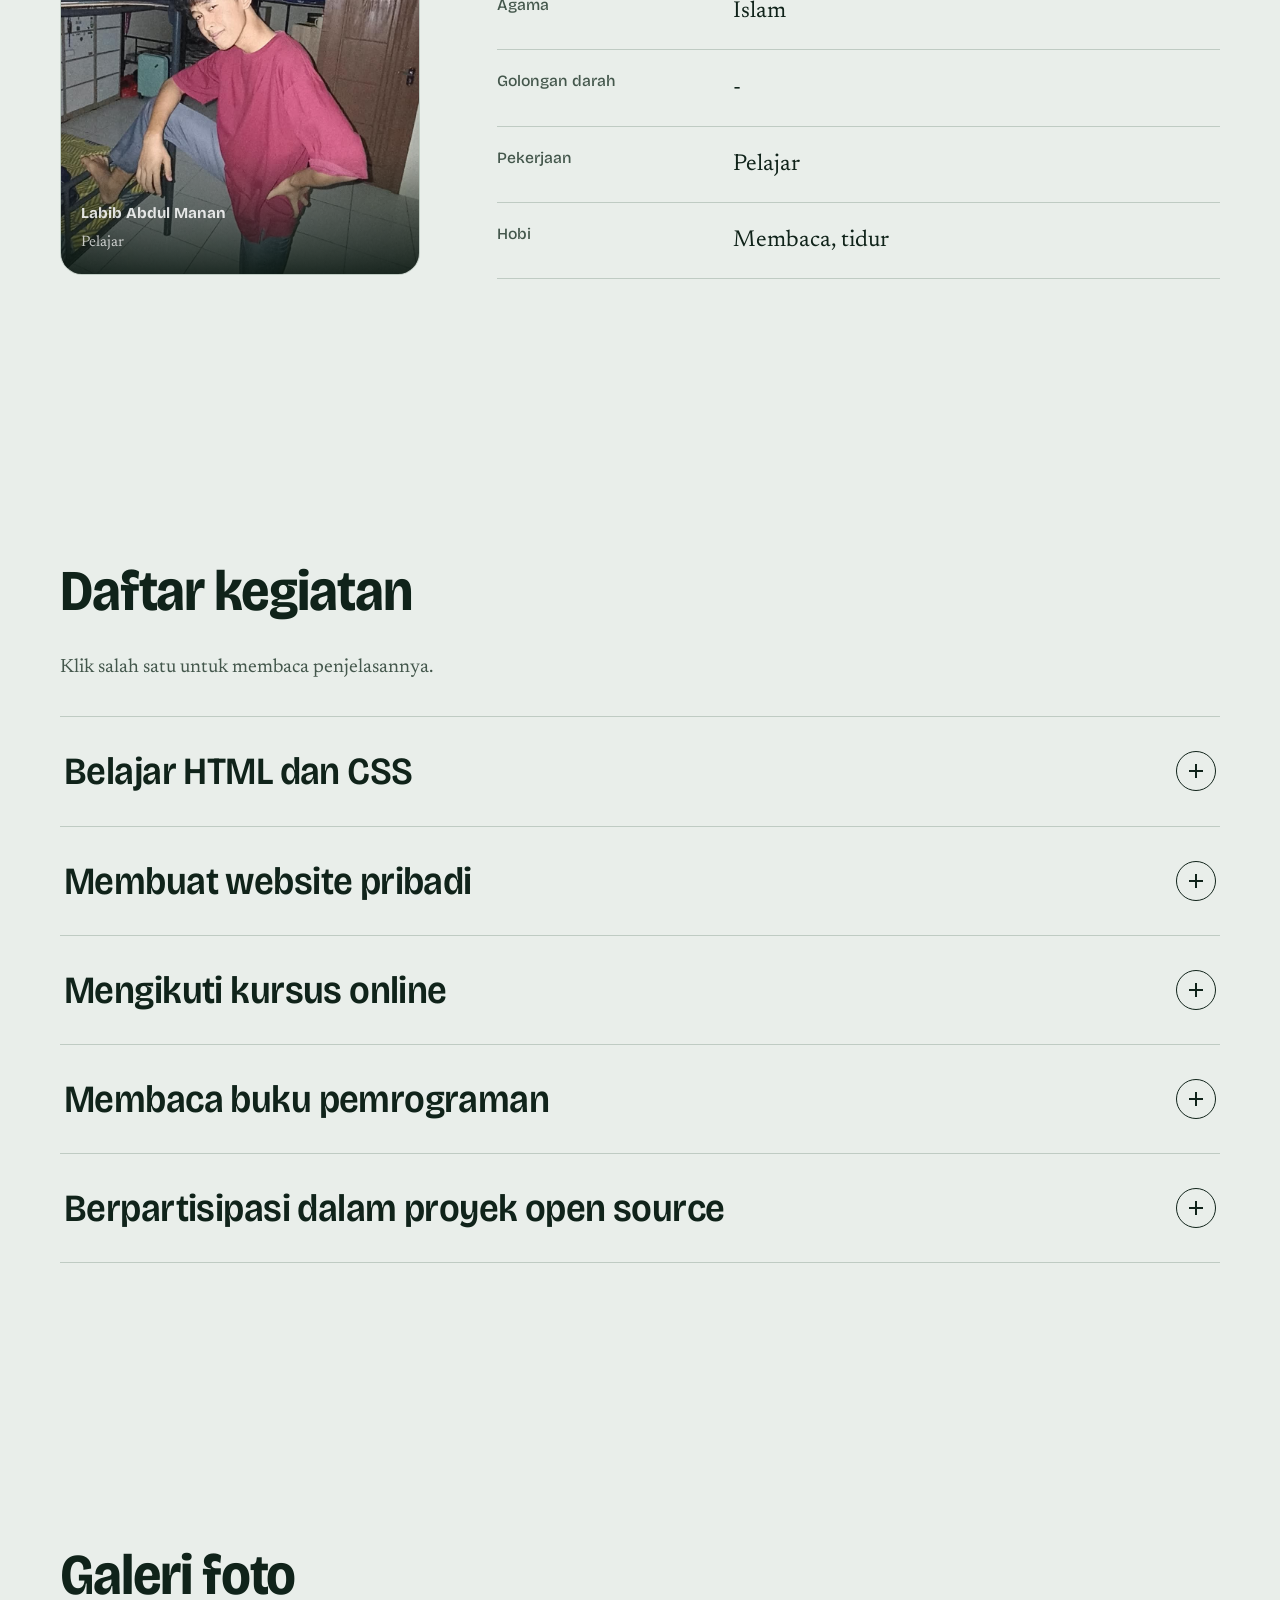
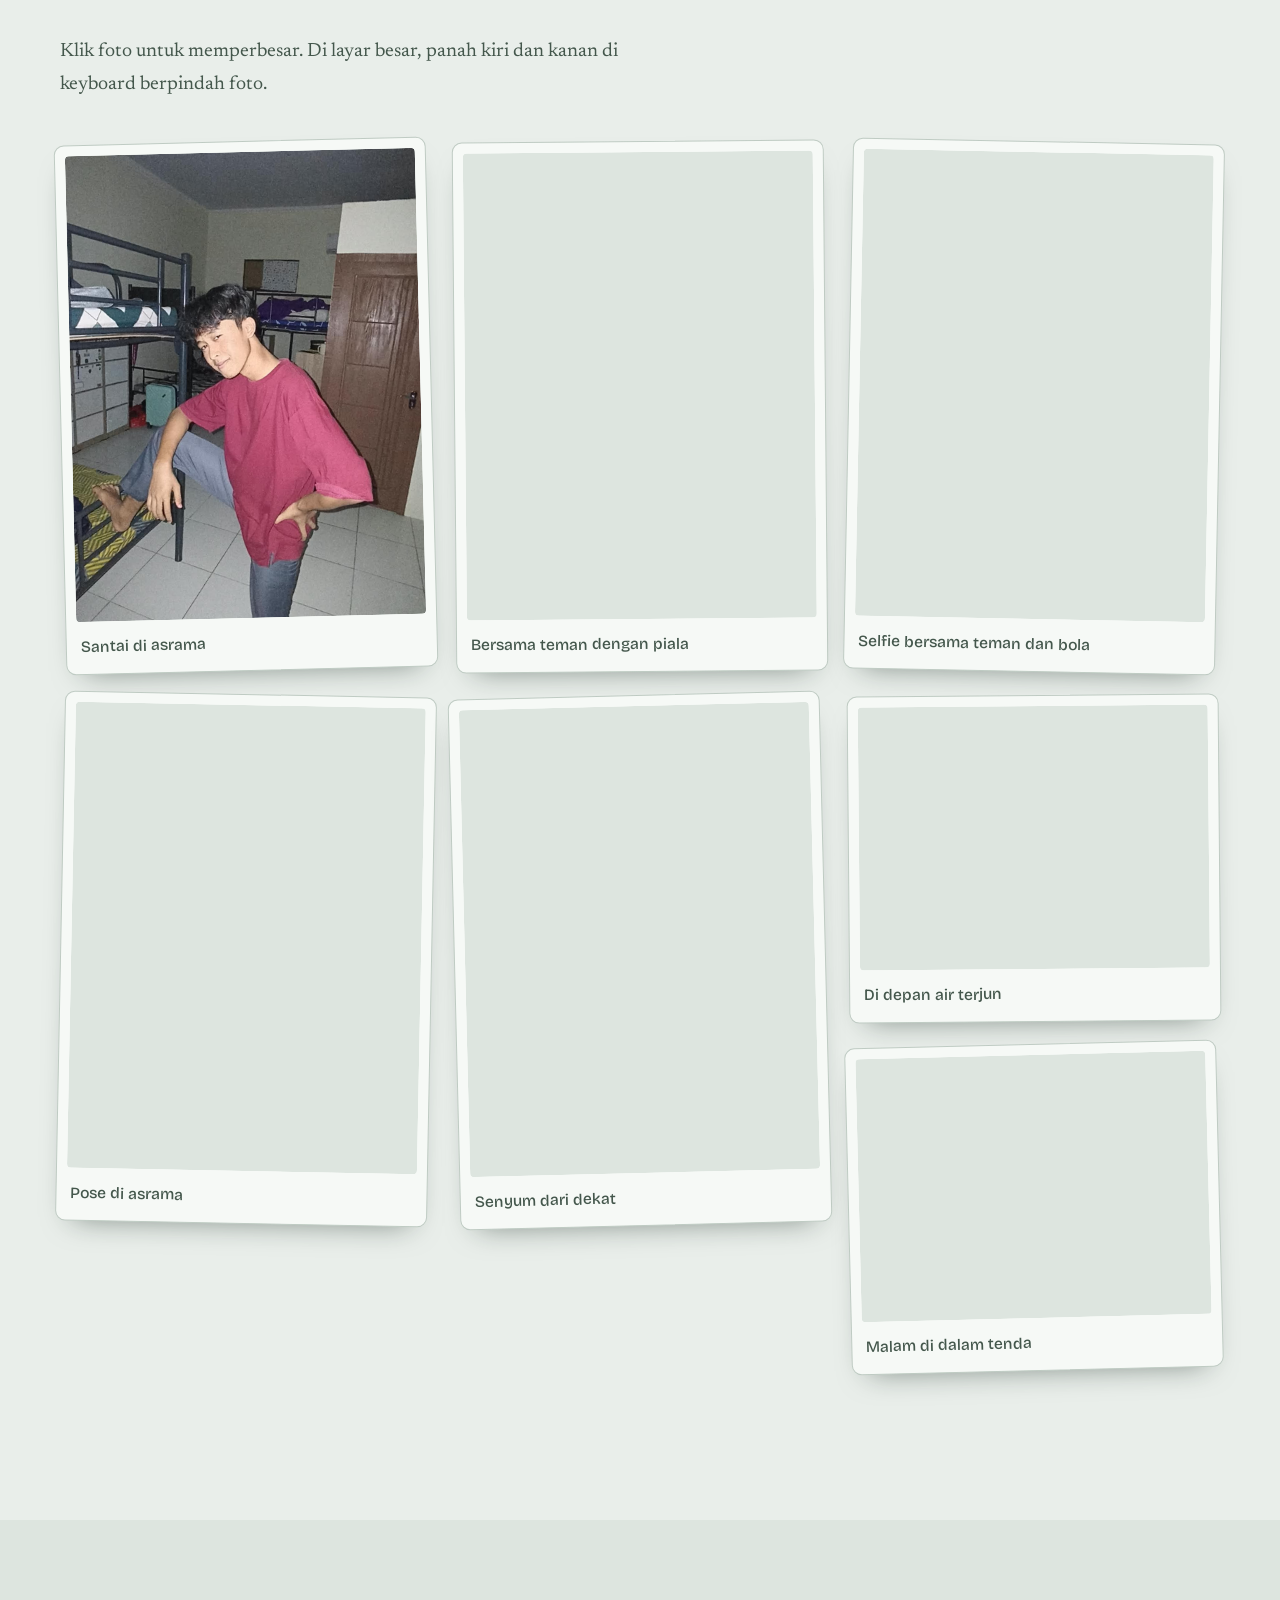
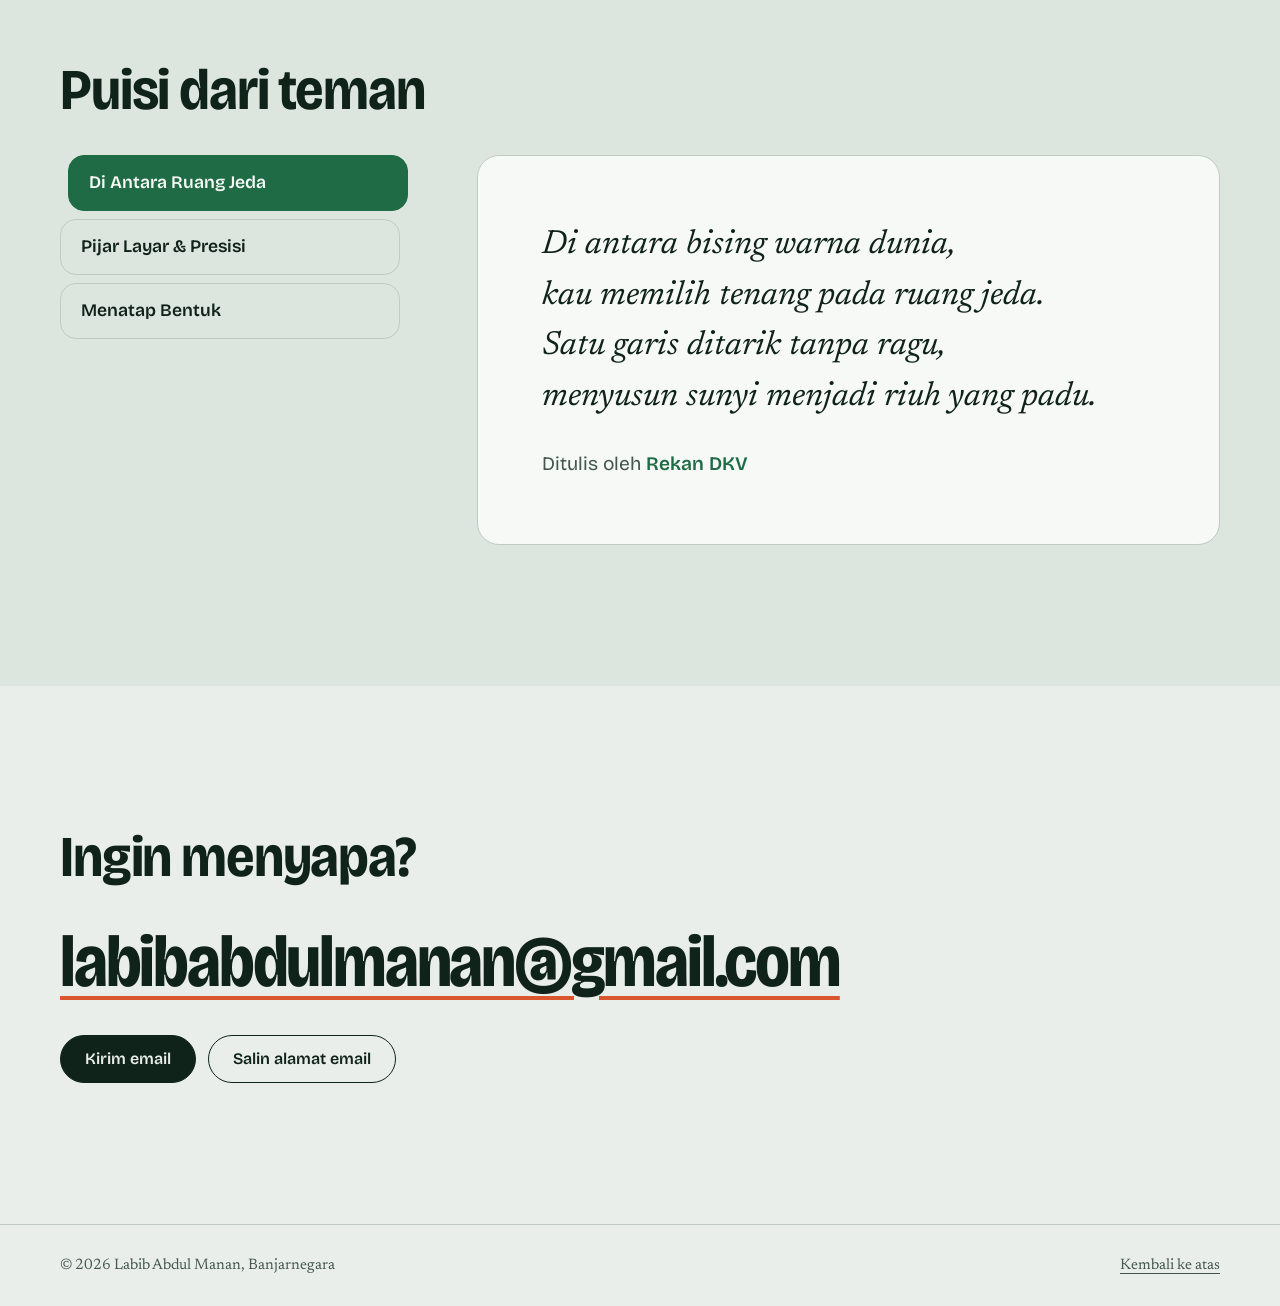
<file: puisi.html>
<!DOCTYPE html>
<html lang="id"><head><meta charset="UTF-8"><meta http-equiv="refresh" content="0; url=index.html#puisi"><title>Labib Abdul Manan</title></head><body><a href="index.html#puisi">Lanjut ke halaman baru</a></body></html>
</file>
<file: style.css>
@font-face { font-family: 'Bricolage Grotesque'; font-style: normal; font-weight: 200 800; font-stretch: 75% 100%; font-display: swap; src: url([data-uri]) format('woff2'); }
@font-face { font-family: 'Newsreader'; font-style: normal; font-weight: 200 800; font-display: swap; src: url([data-uri]) format('woff2'); }
@font-face { font-family: 'Newsreader'; font-style: italic; font-weight: 200 800; font-display: swap; src: url([data-uri]) format('woff2'); }

/* ============ Tokens ============ */
:root {
  --bg: #e9eeea;          /* kabut pagi */
  --bg-2: #dde5df;
  --surface: #f6f9f6;
  --ink: #10231a;         /* hijau hutan, hampir hitam */
  --ink-2: #44574c;
  --line: #bfcbc3;
  --accent: #1f6b45;      /* hijau lumut */
  --accent-ink: #f6f9f6;
  --spark: #d9562f;       /* semburat fajar, dipakai hemat */
  --ridge-1: #c7d7cc;
  --ridge-2: #b0c7b8;
  --ridge-3: #dde5df;
  --gold: #d4a72c;
  --gold-deep: #8a6a12;
  --radius: 22px;

  --f-display: 'Bricolage Grotesque', 'Segoe UI', system-ui, sans-serif;
  --f-text: 'Newsreader', Georgia, 'Times New Roman', serif;
  --gutter: clamp(18px, 5vw, 56px);
  color-scheme: light;
}
:root[data-theme="dark"] {
  --bg: #0b1612;
  --bg-2: #101f19;
  --surface: #14261f;
  --ink: #e3ebe5;
  --ink-2: #9fb2a6;
  --line: #28403a;
  --accent: #5fd08f;
  --accent-ink: #08130e;
  --spark: #ff8a5c;
  --ridge-1: #13291f;
  --ridge-2: #1a3b2b;
  --ridge-3: #101f19;
  color-scheme: dark;
}
@media (prefers-color-scheme: dark) {
  :root:not([data-theme="light"]) {
    --bg: #0b1612; --bg-2: #101f19; --surface: #14261f;
    --ink: #e3ebe5; --ink-2: #9fb2a6; --line: #28403a;
    --accent: #5fd08f; --accent-ink: #08130e; --spark: #ff8a5c;
    --ridge-1: #13291f; --ridge-2: #1a3b2b; --ridge-3: #101f19;
    color-scheme: dark;
  }
}

/* ============ Base ============ */
*, *::before, *::after { box-sizing: border-box; }
html { scroll-behavior: smooth; scroll-padding-top: 84px; }
body {
  margin: 0;
  background: var(--bg);
  color: var(--ink);
  font-family: var(--f-text);
  font-size: clamp(1.06rem, 1rem + 0.25vw, 1.2rem);
  line-height: 1.7;
  -webkit-font-smoothing: antialiased;
  transition: background-color .35s, color .35s;
}
img { max-width: 100%; display: block; }
a { color: inherit; }
button { font: inherit; color: inherit; }
:focus-visible { outline: 3px solid var(--accent); outline-offset: 3px; border-radius: 6px; }
.skip { position: absolute; left: 12px; top: -60px; background: var(--ink); color: var(--bg); padding: 10px 16px; border-radius: 10px; z-index: 100; }
.skip:focus { top: 12px; }
.wrap { width: min(1160px, 100% - var(--gutter) * 2); margin-inline: auto; }

.h2 {
  font-family: var(--f-display);
  font-weight: 700;
  font-stretch: 90%;
  font-size: clamp(2rem, 1.3rem + 3.2vw, 3.6rem);
  line-height: 1.05;
  letter-spacing: -0.02em;
  margin: 0 0 .6em;
  text-wrap: balance;
}
.section { padding: clamp(72px, 11vw, 150px) 0; }
.section-note { color: var(--ink-2); margin: -.2em 0 2rem; max-width: 52ch; }

/* ============ Progress + Nav ============ */
.progress { position: fixed; inset: 0 0 auto 0; height: 3px; z-index: 60; }
.progress span { display: block; height: 100%; width: 100%; background: var(--spark); transform-origin: left; transform: scaleX(0); }

.nav {
  position: fixed; z-index: 50;
  top: 14px; left: 50%; transform: translateX(-50%);
  width: min(920px, 100% - 24px);
  display: flex; align-items: center; justify-content: space-between; gap: 12px;
  padding: 8px 10px 8px 22px;
  background: color-mix(in srgb, var(--surface) 78%, transparent);
  backdrop-filter: blur(14px) saturate(1.3);
  -webkit-backdrop-filter: blur(14px) saturate(1.3);
  border: 1px solid var(--line);
  border-radius: 999px;
}
.nav-brand { font-family: var(--f-display); font-weight: 800; font-size: 1.25rem; letter-spacing: -.02em; text-decoration: none; }
.nav-links { display: flex; gap: 2px; font-family: var(--f-display); font-size: .95rem; font-weight: 500; }
.nav-links a { text-decoration: none; padding: 8px 14px; border-radius: 999px; color: var(--ink-2); transition: background-color .2s, color .2s; }
.nav-links a:hover { color: var(--ink); background: var(--bg-2); }
.nav-links a.active { background: var(--accent); color: var(--accent-ink); }
.nav-tools { display: flex; gap: 6px; }
.icon-btn {
  width: 42px; height: 42px; border-radius: 50%;
  display: grid; place-items: center; cursor: pointer;
  background: transparent; border: 1px solid var(--line);
  transition: background-color .2s;
}
.icon-btn:hover { background: var(--bg-2); }
.icon-btn svg { fill: none; stroke: currentColor; stroke-width: 1.8; stroke-linecap: round; stroke-linejoin: round; }
.i-moon { fill: currentColor; stroke: none; }
.i-sun { display: none; }
:root[data-theme="dark"] .i-moon { display: none; }
:root[data-theme="dark"] .i-sun { display: inline; }
@media (prefers-color-scheme: dark) {
  :root:not([data-theme="light"]) .i-moon { display: none; }
  :root:not([data-theme="light"]) .i-sun { display: inline; }
}
.menu-btn { display: none; }

@media (max-width: 760px) {
  .menu-btn { display: grid; }
  .nav { border-radius: 26px; flex-wrap: wrap; }
  .nav-links { order: 3; width: 100%; display: none; flex-direction: column; gap: 2px; padding-bottom: 6px; }
  .nav-links.open { display: flex; }
  .nav-links a { padding: 12px 14px; }
}

/* ============ Hero ============ */
.hero {
  position: relative; overflow: hidden;
  min-height: min(92svh, 860px);
  padding: 120px 0 clamp(150px, 22vw, 260px);
  display: flex; align-items: center;
}
.hero-grid {
  position: relative; z-index: 2;
  width: min(1160px, 100% - var(--gutter) * 2); margin-inline: auto;
  display: grid;
  grid-template-columns: minmax(0, 1fr) minmax(260px, 390px);
  grid-template-areas: "name arch" "copy arch";
  column-gap: clamp(24px, 5vw, 72px);
  align-items: end;
}
.name { grid-area: name; margin: 0; align-self: end; }
.name-big {
  display: block;
  font-family: var(--f-display);
  font-size: clamp(5rem, 2rem + 17vw, 15.5rem);
  line-height: .82;
  letter-spacing: -.045em;
  color: var(--ink);
  white-space: nowrap;
  user-select: none;
}
.name-big span {
  display: inline-block;
  font-variation-settings: "wght" var(--w, 800), "wdth" var(--d, 100);
  will-change: font-variation-settings;
}
.name-small {
  display: block; margin-top: .6rem;
  font-family: var(--f-display); font-weight: 400; font-stretch: 85%;
  font-size: clamp(1.4rem, 1rem + 2.4vw, 2.8rem);
  letter-spacing: -.01em; color: var(--accent);
}
.hero-copy { grid-area: copy; padding-top: 2rem; }
.hero-lede { font-size: clamp(1.2rem, 1.05rem + .8vw, 1.6rem); line-height: 1.45; max-width: 30ch; margin: 0 0 1.6rem; text-wrap: pretty; }
.hero-actions { display: flex; flex-wrap: wrap; gap: 12px; }

.arch {
  grid-area: arch; margin: 0; position: relative; align-self: end; justify-self: center;
  width: min(100%, 380px);
  transform: perspective(900px) rotateX(var(--rx, 0deg)) rotateY(var(--ry, 0deg));
  transition: transform .25s ease-out;
}
/* matahari fajar di belakang sosok */
.arch::before {
  content: ""; position: absolute; left: 50%; top: 10%; width: 118%; aspect-ratio: 1; transform: translateX(-50%);
  border-radius: 50%; background: color-mix(in srgb, var(--spark) 38%, var(--bg)); z-index: 0;
}
.arch img {
  position: relative; z-index: 1; width: 100%; height: auto; display: block;
  -webkit-mask-image: linear-gradient(to bottom, #000 90%, transparent 100%);
  mask-image: linear-gradient(to bottom, #000 90%, transparent 100%);
}

/* pegunungan berlapis, bergeser pelan mengikuti kursor dan gulir */
.ridges { position: absolute; inset: auto 0 -1px 0; height: clamp(220px, 40vw, 440px); z-index: 1; pointer-events: none; }
.ridge { position: absolute; left: -4%; bottom: 0; width: 108%; height: 100%; display: block; }
.ridge path { fill: var(--ridge-1); }
.r2 path { fill: var(--ridge-2); }
.r3 path { fill: var(--ridge-3); }
.r1 { transform: translate3d(calc(var(--px, 0) * -10px), calc(var(--sy, 0) * -0.10px), 0); }
.r2 { transform: translate3d(calc(var(--px, 0) * -22px), calc(var(--sy, 0) * -0.05px), 0); }
.r3 { height: 62%; transform: translate3d(calc(var(--px, 0) * -38px), 0, 0); }
.mist { position: absolute; inset: 0; overflow: hidden; }
.mist::before, .mist::after {
  content: ""; position: absolute; left: -20%; width: 140%; bottom: 8%; height: 55%;
  background: radial-gradient(50% 50% at 30% 60%, color-mix(in srgb, var(--surface) 70%, transparent), transparent 70%),
              radial-gradient(40% 45% at 75% 50%, color-mix(in srgb, var(--surface) 55%, transparent), transparent 70%);
  filter: blur(26px); opacity: .75;
  animation: drift 28s ease-in-out infinite alternate;
}
.mist::after { bottom: 22%; animation-duration: 40s; animation-direction: alternate-reverse; opacity: .5; }
@keyframes drift { from { transform: translateX(-7%) } to { transform: translateX(7%) } }
.hello { display: flex; align-items: center; gap: 10px; margin: 0 0 1.4rem; font-family: var(--f-display); font-size: .98rem; color: var(--ink-2); }
.hello-dot { width: 9px; height: 9px; border-radius: 50%; background: var(--spark); box-shadow: 0 0 0 0 color-mix(in srgb, var(--spark) 60%, transparent); animation: ping 2.4s ease-out infinite; flex: none; }
@keyframes ping { to { box-shadow: 0 0 0 12px transparent; } }

@media (max-width: 860px) {
  .hero { padding-top: 110px; align-items: flex-start; }
  .hero-grid { grid-template-columns: 1fr; grid-template-areas: "name" "arch" "copy"; row-gap: 1.6rem; }
  .arch { width: min(78%, 320px); justify-self: start; margin-left: 6%; }
  .name-big { font-size: clamp(4.5rem, 30vw, 11rem); }
}

/* ============ Buttons ============ */
.btn {
  display: inline-flex; align-items: center; justify-content: center;
  min-height: 48px; padding: 0 24px; border-radius: 999px;
  font-family: var(--f-display); font-weight: 600; font-size: 1rem;
  text-decoration: none; cursor: pointer; border: 1.5px solid var(--ink);
  transition: transform .2s, background-color .2s, color .2s;
}
.btn:active { transform: scale(.97); }
.btn-solid { background: var(--ink); color: var(--bg); }
.btn-solid:hover { background: var(--accent); border-color: var(--accent); color: var(--accent-ink); }
.btn-line { background: transparent; }
.btn-line:hover { background: var(--ink); color: var(--bg); }

/* ============ Renungan ============ */
.essay { background: var(--bg-2); }
.essay-grid { display: grid; grid-template-columns: minmax(0, 5fr) minmax(0, 7fr); gap: clamp(32px, 6vw, 96px); align-items: start; }
.essay-head { position: sticky; top: 110px; }
.essay-intro { color: var(--ink-2); max-width: 36ch; }
.prose { font-size: clamp(1.15rem, 1.05rem + .5vw, 1.4rem); line-height: 1.75; max-width: 62ch; }
.prose > p { margin: 0 0 1.3em; }
.zara {
  margin: 2rem 0; padding: 0 0 0 1.4rem;
  border-left: 3px solid var(--spark);
  font-style: italic; font-size: 1.12em; line-height: 1.6;
}
.dalil {
  margin: 2rem 0; padding: 1.6rem 1.8rem;
  background: var(--surface); border: 1px solid var(--line);
  border-radius: var(--radius);
}
.dalil p { margin: 0 0 .6em; font-weight: 600; font-size: 1.05em; line-height: 1.55; }
.dalil cite { font-family: var(--f-display); font-style: normal; font-size: .9rem; color: var(--accent); font-weight: 600; }
@media (max-width: 860px) {
  .essay-grid { grid-template-columns: 1fr; }
  .essay-head { position: static; }
}

/* ============ Profil ============ */
.profile-layout { display: grid; grid-template-columns: minmax(240px, 360px) 1fr; gap: clamp(28px, 6vw, 88px); align-items: center; }
.id-card {
  position: relative; border-radius: var(--radius); overflow: hidden;
  border: 1px solid var(--line); background: var(--surface);
  transform: perspective(900px) rotateX(var(--rx, 0deg)) rotateY(var(--ry, 0deg));
  transition: transform .25s ease-out;
}
.id-card img { width: 100%; height: auto; aspect-ratio: 4 / 5; object-fit: cover; object-position: 50% 25%; }
.id-card-meta {
  position: absolute; inset: auto 0 0 0; padding: 40px 20px 18px;
  display: flex; flex-direction: column; color: #fff;
  background: linear-gradient(to top, rgba(6, 20, 13, .85), transparent);
}
.id-card-meta strong { font-family: var(--f-display); font-size: 1.3rem; }
.id-card-meta span { opacity: .85; font-size: .95rem; }
.facts { margin: 0; }
.facts > div { display: grid; grid-template-columns: minmax(130px, 220px) 1fr; gap: 16px; padding: 18px 0; border-top: 1px solid var(--line); }
.facts > div:last-child { border-bottom: 1px solid var(--line); }
.facts dt { font-family: var(--f-display); font-weight: 500; color: var(--ink-2); font-size: .98rem; }
.facts dd { margin: 0; font-size: 1.2em; }
.age { display: inline-block; margin-left: .4em; padding: 2px 12px; border-radius: 999px; background: var(--accent); color: var(--accent-ink); font-family: var(--f-display); font-size: .78em; font-weight: 600; vertical-align: .08em; }
.age:empty { display: none; }
@media (max-width: 760px) {
  .profile-layout { grid-template-columns: 1fr; }
  .id-card { max-width: 320px; }
  .facts > div { grid-template-columns: 1fr; gap: 2px; padding: 14px 0; }
}

/* ============ Kegiatan ============ */
.acc { list-style: none; margin: 0; padding: 0; border-top: 1px solid var(--line); }
.acc-item { border-bottom: 1px solid var(--line); }
.acc-btn {
  width: 100%; background: none; border: 0; cursor: pointer; text-align: left;
  display: flex; justify-content: space-between; align-items: center; gap: 20px;
  padding: clamp(20px, 3vw, 32px) 4px;
  font-family: var(--f-display); font-weight: 600; font-stretch: 92%;
  font-size: clamp(1.35rem, 1rem + 1.9vw, 2.4rem); letter-spacing: -.015em; line-height: 1.15;
  transition: color .2s, padding .3s;
}
.acc-btn:hover { color: var(--accent); }
.acc-btn i { position: relative; flex: none; width: 40px; height: 40px; border-radius: 50%; border: 1.5px solid currentColor; transition: transform .35s, background-color .2s; }
.acc-btn i::before, .acc-btn i::after { content: ""; position: absolute; left: 50%; top: 50%; width: 14px; height: 2px; background: currentColor; transform: translate(-50%, -50%); }
.acc-btn i::after { transform: translate(-50%, -50%) rotate(90deg); transition: transform .35s; }
.acc-btn[aria-expanded="true"] { color: var(--accent); }
.acc-btn[aria-expanded="true"] i { transform: rotate(180deg); background: var(--accent); color: var(--accent-ink); }
.acc-btn[aria-expanded="true"] i::after { transform: translate(-50%, -50%) rotate(0deg); }
.acc-panel { display: grid; grid-template-rows: 0fr; transition: grid-template-rows .35s ease; }
.acc-panel > div { overflow: hidden; }
.acc-panel p { margin: 0; padding: 0 4px 28px; max-width: 60ch; color: var(--ink-2); font-size: 1.15em; }
.acc-btn[aria-expanded="true"] + .acc-panel { grid-template-rows: 1fr; }

/* ============ Galeri ============ */
.gallery { columns: 3; column-gap: 22px; padding: 8px 0; }
.shot {
  display: block; width: 100%; margin: 0 0 22px; padding: 10px 10px 0; border: 1px solid var(--line); cursor: zoom-in;
  border-radius: 10px; background: var(--surface); text-align: left;
  break-inside: avoid; position: relative;
  transform: rotate(var(--rot, 0deg));
  box-shadow: 0 14px 30px -18px color-mix(in srgb, var(--ink) 55%, transparent);
  transition: transform .35s cubic-bezier(.2, .7, .2, 1), box-shadow .35s;
}
.shot:nth-child(3n+1) { --rot: -1.4deg; }
.shot:nth-child(3n+2) { --rot: 1.1deg; }
.shot:nth-child(3n) { --rot: -.5deg; }
.shot:hover { transform: rotate(0deg) translateY(-6px) scale(1.015); box-shadow: 0 26px 40px -20px color-mix(in srgb, var(--ink) 60%, transparent); z-index: 2; }
.shot img { width: 100%; height: auto; border-radius: 4px; background: var(--bg-2); }
.shot-cap { display: block; padding: 12px 4px 14px; font-family: var(--f-display); font-weight: 500; font-size: .98rem; color: var(--ink-2); }
@media (max-width: 820px) { .gallery { columns: 2; column-gap: 12px; } .shot { margin-bottom: 14px; padding: 6px 6px 0; } .shot-cap { font-size: .85rem; padding: 8px 2px 10px; } }

/* Lightbox */
.lightbox {
  border: 0; padding: 0; margin: 0; max-width: none; max-height: none;
  width: 100vw; height: 100dvh; background: rgba(4, 12, 8, .92); color: #fff;
}
.lightbox:not([open]) { display: none; }
.lightbox[open] { display: grid; place-items: center; animation: lbin .25s ease; }
.lightbox::backdrop { background: transparent; }
@keyframes lbin { from { opacity: 0 } to { opacity: 1 } }
.lightbox figure { margin: 0; display: grid; justify-items: center; gap: 14px; padding: 64px 16px 24px; }
.lightbox img { max-width: min(94vw, 1100px); max-height: 78dvh; border-radius: 14px; object-fit: contain; }
.lightbox figcaption { font-family: var(--f-display); font-size: 1.05rem; opacity: .9; }
.lb-btn {
  position: absolute; width: 48px; height: 48px; border-radius: 50%;
  display: grid; place-items: center; cursor: pointer;
  background: rgba(255, 255, 255, .12); border: 1px solid rgba(255, 255, 255, .25);
  transition: background-color .2s;
}
.lb-btn:hover { background: rgba(255, 255, 255, .24); }
.lb-btn svg { fill: none; stroke: #fff; stroke-width: 2; stroke-linecap: round; stroke-linejoin: round; }
.lb-close { top: 16px; right: 16px; }
.lb-prev { left: 16px; top: 50%; transform: translateY(-50%); }
.lb-next { right: 16px; top: 50%; transform: translateY(-50%); }
@media (max-width: 600px) {
  .lb-prev, .lb-next { top: auto; bottom: 20px; transform: none; }
  .lb-prev { left: calc(50% - 60px); } .lb-next { right: calc(50% - 60px); }
  .lightbox figure { padding-bottom: 90px; }
}

/* ============ Puisi ============ */
.poems { background: var(--bg-2); }
.poem-layout { display: grid; grid-template-columns: minmax(220px, 340px) 1fr; gap: clamp(28px, 6vw, 88px); align-items: start; }
.poem-tabs { display: flex; flex-direction: column; gap: 8px; }
.poem-tabs button {
  text-align: left; cursor: pointer; padding: 16px 20px; border-radius: 16px;
  background: transparent; border: 1px solid var(--line);
  font-family: var(--f-display); font-weight: 600; font-size: 1.1rem; line-height: 1.25;
  transition: background-color .2s, color .2s, border-color .2s, transform .2s;
}
.poem-tabs button:hover { border-color: var(--accent); }
.poem-tabs button[aria-selected="true"] { background: var(--accent); color: var(--accent-ink); border-color: var(--accent); transform: translateX(8px); }
.poem-stage { min-height: 300px; display: grid; align-items: center; background: var(--surface); border: 1px solid var(--line); border-radius: var(--radius); padding: clamp(28px, 5vw, 64px); }
.poem[hidden] { display: none; }
.poem-text .ln { display: block; animation: lnin .7s cubic-bezier(.2, .7, .2, 1) both; animation-delay: calc(var(--i) * 140ms); }
@keyframes lnin { from { opacity: 0; transform: translateY(14px); filter: blur(4px) } to { opacity: 1; transform: none; filter: none } }
.poem-text { margin: 0 0 1.6rem; font-style: italic; font-size: clamp(1.35rem, 1.05rem + 1.5vw, 2.1rem); line-height: 1.5; text-wrap: balance; }
.poem-by { margin: 0; font-family: var(--f-display); font-weight: 600; color: var(--accent); }
.poem-by::before { content: "Ditulis oleh "; font-weight: 400; color: var(--ink-2); }
@media (max-width: 760px) {
  .poem-layout { grid-template-columns: 1fr; }
  .poem-tabs button[aria-selected="true"] { transform: none; }
}

/* ============ Kontak + footer ============ */
.contact { text-align: left; }
.mail {
  display: inline-block; max-width: 100%;
  font-family: var(--f-display); font-weight: 700; font-stretch: 85%;
  font-size: clamp(1.5rem, .4rem + 5.6vw, 4.6rem); letter-spacing: -.03em; line-height: 1.1;
  text-decoration: underline; text-decoration-thickness: .06em; text-underline-offset: .14em;
  text-decoration-color: var(--spark); overflow-wrap: anywhere;
  transition: color .2s;
}
.mail:hover { color: var(--accent); }
.contact-actions { display: flex; flex-wrap: wrap; align-items: center; gap: 12px; margin-top: 2rem; }
.toast { font-family: var(--f-display); font-weight: 500; color: var(--accent); }
.foot { border-top: 1px solid var(--line); padding: 28px 0; color: var(--ink-2); font-size: .95rem; }
.foot-row { display: flex; flex-wrap: wrap; justify-content: space-between; gap: 12px; }

/* ============ Reduced motion ============ */
@media (prefers-reduced-motion: reduce) {
  html { scroll-behavior: auto; }
  *, *::before, *::after { animation: none !important; transition-duration: .01ms !important; }
  .r1, .r2, .r3 { transform: none !important; }
  .arch, .id-card { transform: none !important; }
}

/* ============ Baca fokus ============ */
.prose .w { transition: background-color .35s; border-radius: 4px; }
.prose .w.lit { background: color-mix(in srgb, var(--spark) 22%, transparent); box-decoration-break: clone; -webkit-box-decoration-break: clone; }

/* ============ Marquee ============ */
.marquee { background: var(--ink); color: var(--bg); overflow: hidden; padding: clamp(22px, 4vw, 44px) 0; }
.marquee-track { display: flex; align-items: center; gap: clamp(22px, 3vw, 48px); width: max-content; animation: slide 46s linear infinite; font-family: var(--f-display); font-weight: 700; font-stretch: 80%; font-size: clamp(2.6rem, 1rem + 7vw, 6.5rem); letter-spacing: -.03em; line-height: 1; white-space: nowrap; padding-right: clamp(22px, 3vw, 48px); }
.marquee:hover .marquee-track { animation-play-state: paused; }
.marquee-track .o { color: transparent; -webkit-text-stroke: 1.5px var(--bg); }
.marquee-track i { flex: none; width: .26em; height: .26em; border-radius: 50%; background: var(--spark); }
@keyframes slide { to { transform: translateX(-50%); } }

/* ============ Cahaya kursor + butiran ============ */
.glow { position: fixed; inset: 0; z-index: 0; pointer-events: none; opacity: 0; transition: opacity .6s;
  background: radial-gradient(520px circle at var(--mx, 50%) var(--my, 30%), color-mix(in srgb, var(--accent) 16%, transparent), transparent 70%); }
:root[data-theme="dark"] .glow { opacity: 1; }
@media (prefers-color-scheme: dark) { :root:not([data-theme="light"]) .glow { opacity: 1; } }
main, .foot { position: relative; z-index: 1; }
.grain { position: fixed; inset: 0; z-index: 45; pointer-events: none; opacity: .07; mix-blend-mode: multiply;
  background-image: url("data:image/svg+xml,%3Csvg xmlns='http://www.w3.org/2000/svg' width='160' height='160'%3E%3Cfilter id='n'%3E%3CfeTurbulence type='fractalNoise' baseFrequency='.85' numOctaves='2' stitchTiles='stitch'/%3E%3CfeColorMatrix values='0 0 0 0 0 0 0 0 0 0 0 0 0 0 0 0 0 0 .9 0'/%3E%3C/filter%3E%3Crect width='160' height='160' filter='url(%23n)'/%3E%3C/svg%3E"); }
:root[data-theme="dark"] .grain { mix-blend-mode: screen; opacity: .05; }
@media (prefers-color-scheme: dark) { :root:not([data-theme="light"]) .grain { mix-blend-mode: screen; opacity: .05; } }

/* ============ Ganti tema: lingkaran meluas ============ */
::view-transition-old(root), ::view-transition-new(root) { animation: none; mix-blend-mode: normal; }
::view-transition-old(root) { z-index: 1; }
::view-transition-new(root) { z-index: 2; }

/* ============ Mode Alexander the Great ============ */
.arch { cursor: pointer; outline-offset: 10px; }
.arch img { transition: filter .6s ease; }
.arch::before { transition: background-color .6s ease, box-shadow .6s ease; }
.laurel { position: absolute; z-index: 2; left: 41%; top: -.2%; width: 56%; transform: translate(-50%, 0) scale(.6) rotate(-3deg); opacity: 0; transition: opacity .5s ease .1s, transform .6s cubic-bezier(.2, .8, .2, 1) .1s; pointer-events: none; filter: drop-shadow(0 2px 2px rgba(60, 40, 0, .45)); }
.laurel .lf0 { fill: #e3bd45; stroke: var(--gold-deep); stroke-width: 1; }
.laurel .lf1 { fill: #c99a1f; stroke: var(--gold-deep); stroke-width: 1; }
.alex-cap { position: absolute; z-index: 3; left: 50%; bottom: 7%; transform: translate(-50%, 12px); opacity: 0; transition: opacity .5s ease .15s, transform .5s ease .15s;
  display: grid; gap: 2px; text-align: center; white-space: nowrap; padding: 10px 18px; border-radius: 14px; pointer-events: none;
  background: #f3e3a8; color: #3a2a05; border: 1.5px solid var(--gold-deep); font-family: var(--f-display); }
.alex-cap strong { font-size: 1.1rem; letter-spacing: -.01em; }
.alex-cap span { font-size: .82rem; font-weight: 500; }
@media (hover: hover) { .arch:hover, .arch:focus-visible { --on: 1; } }
.arch.alex { --on: 1; }
.arch { --on: 0; }
.arch.alex img, .arch:is(:hover, :focus-visible) img { filter: grayscale(1) sepia(.5) contrast(1.18) brightness(1.08) saturate(1.1); }
.arch.alex::before, .arch:is(:hover, :focus-visible)::before { background-color: var(--gold); box-shadow: 0 0 0 10px color-mix(in srgb, var(--gold) 28%, transparent), 0 0 0 22px color-mix(in srgb, var(--gold) 12%, transparent); }
.arch.alex .laurel, .arch:is(:hover, :focus-visible) .laurel { opacity: 1; transform: translate(-50%, 0) scale(1) rotate(-3deg); }
.arch.alex .alex-cap, .arch:is(:hover, :focus-visible) .alex-cap { opacity: 1; transform: translate(-50%, 0); }

/* ============ Hover Alexander di semua foto ============ */
.shot-img { position: relative; display: block; overflow: hidden; border-radius: 4px; }
.shot-img img, .id-card img { transition: filter .6s ease, transform .8s cubic-bezier(.2, .7, .2, 1); }
.shot:hover .shot-img img, .shot:focus-visible .shot-img img, .id-card:hover img {
  filter: grayscale(1) sepia(.5) contrast(1.15) brightness(1.06) saturate(1.1); transform: scale(1.04);
}
.shot-laurel { position: absolute; left: var(--lx); top: var(--ly); width: var(--lw); height: auto; transform: translate(-50%, 0) scale(.6) rotate(-3deg); opacity: 0;
  transition: opacity .5s ease .1s, transform .6s cubic-bezier(.2, .8, .2, 1) .1s; pointer-events: none; filter: drop-shadow(0 2px 2px rgba(60, 40, 0, .45)); }
.shot:hover .shot-laurel, .shot:focus-visible .shot-laurel { opacity: 1; transform: translate(-50%, 0) scale(1) rotate(-3deg); }
.c2 { display: none; }
.shot:hover .c1, .shot:focus-visible .c1, .id-card:hover .c1 { display: none; }
.shot:hover .c2, .shot:focus-visible .c2, .id-card:hover .c2 { display: inline; color: var(--gold-deep); font-weight: 700; }
:root[data-theme="dark"] .shot:hover .c2 { color: var(--gold); }
@media (prefers-color-scheme: dark) { :root:not([data-theme="light"]) .shot:hover .c2 { color: var(--gold); } }
.id-card:hover .id-card-meta .c2 { color: #f3d97a; }
.id-card:hover { box-shadow: 0 0 0 6px color-mix(in srgb, var(--gold) 35%, transparent); }

/* ============ Hover di elemen lain ============ */
.dalil, .zara { transition: transform .35s cubic-bezier(.2, .7, .2, 1), border-color .3s, box-shadow .35s; }
.dalil:hover { transform: translateX(8px); border-color: var(--accent); box-shadow: -8px 0 0 var(--accent); }
.zara:hover { transform: translateX(8px); border-left-color: var(--accent); }
.facts > div { transition: background-color .25s, padding .3s; }
.facts > div:hover { background: color-mix(in srgb, var(--accent) 10%, transparent); padding-left: 14px; }
.facts > div:hover dt { color: var(--accent); }
.acc-item { transition: background-color .25s; }
.acc-item:hover { background: color-mix(in srgb, var(--accent) 7%, transparent); }
.acc-btn:hover { padding-left: 16px; }
.marquee-track span { transition: color .3s, -webkit-text-stroke-color .3s, transform .3s; cursor: default; }
.marquee-track span:hover { color: var(--spark); transform: translateY(-6px) rotate(-2deg); }
.marquee-track .o:hover { color: var(--bg); }
.h2 { transition: letter-spacing .4s, color .3s; }
.h2:hover { letter-spacing: .005em; color: var(--accent); }
.poem-stage { transition: transform .4s cubic-bezier(.2, .7, .2, 1), box-shadow .4s; }
.poem-stage:hover { transform: translateY(-4px); box-shadow: 0 24px 40px -26px color-mix(in srgb, var(--ink) 55%, transparent); }
.poem-text .ln { transition: color .3s, padding .3s; }
.poem-text .ln:hover { color: var(--accent); padding-left: 10px; }
.nav-brand { transition: color .25s, letter-spacing .3s; }
.nav-brand:hover { color: var(--accent); letter-spacing: .02em; }
.foot a { text-underline-offset: 4px; transition: color .25s; }
.foot a:hover { color: var(--accent); }
.hero-lede { transition: color .3s; }
.name-small { transition: letter-spacing .4s, color .3s; }
.name-small:hover { letter-spacing: .03em; color: var(--spark); }
.mail { transition: color .25s, letter-spacing .4s; }
.mail:hover { letter-spacing: 0; }
.toast { transition: opacity .3s; }
</file>
